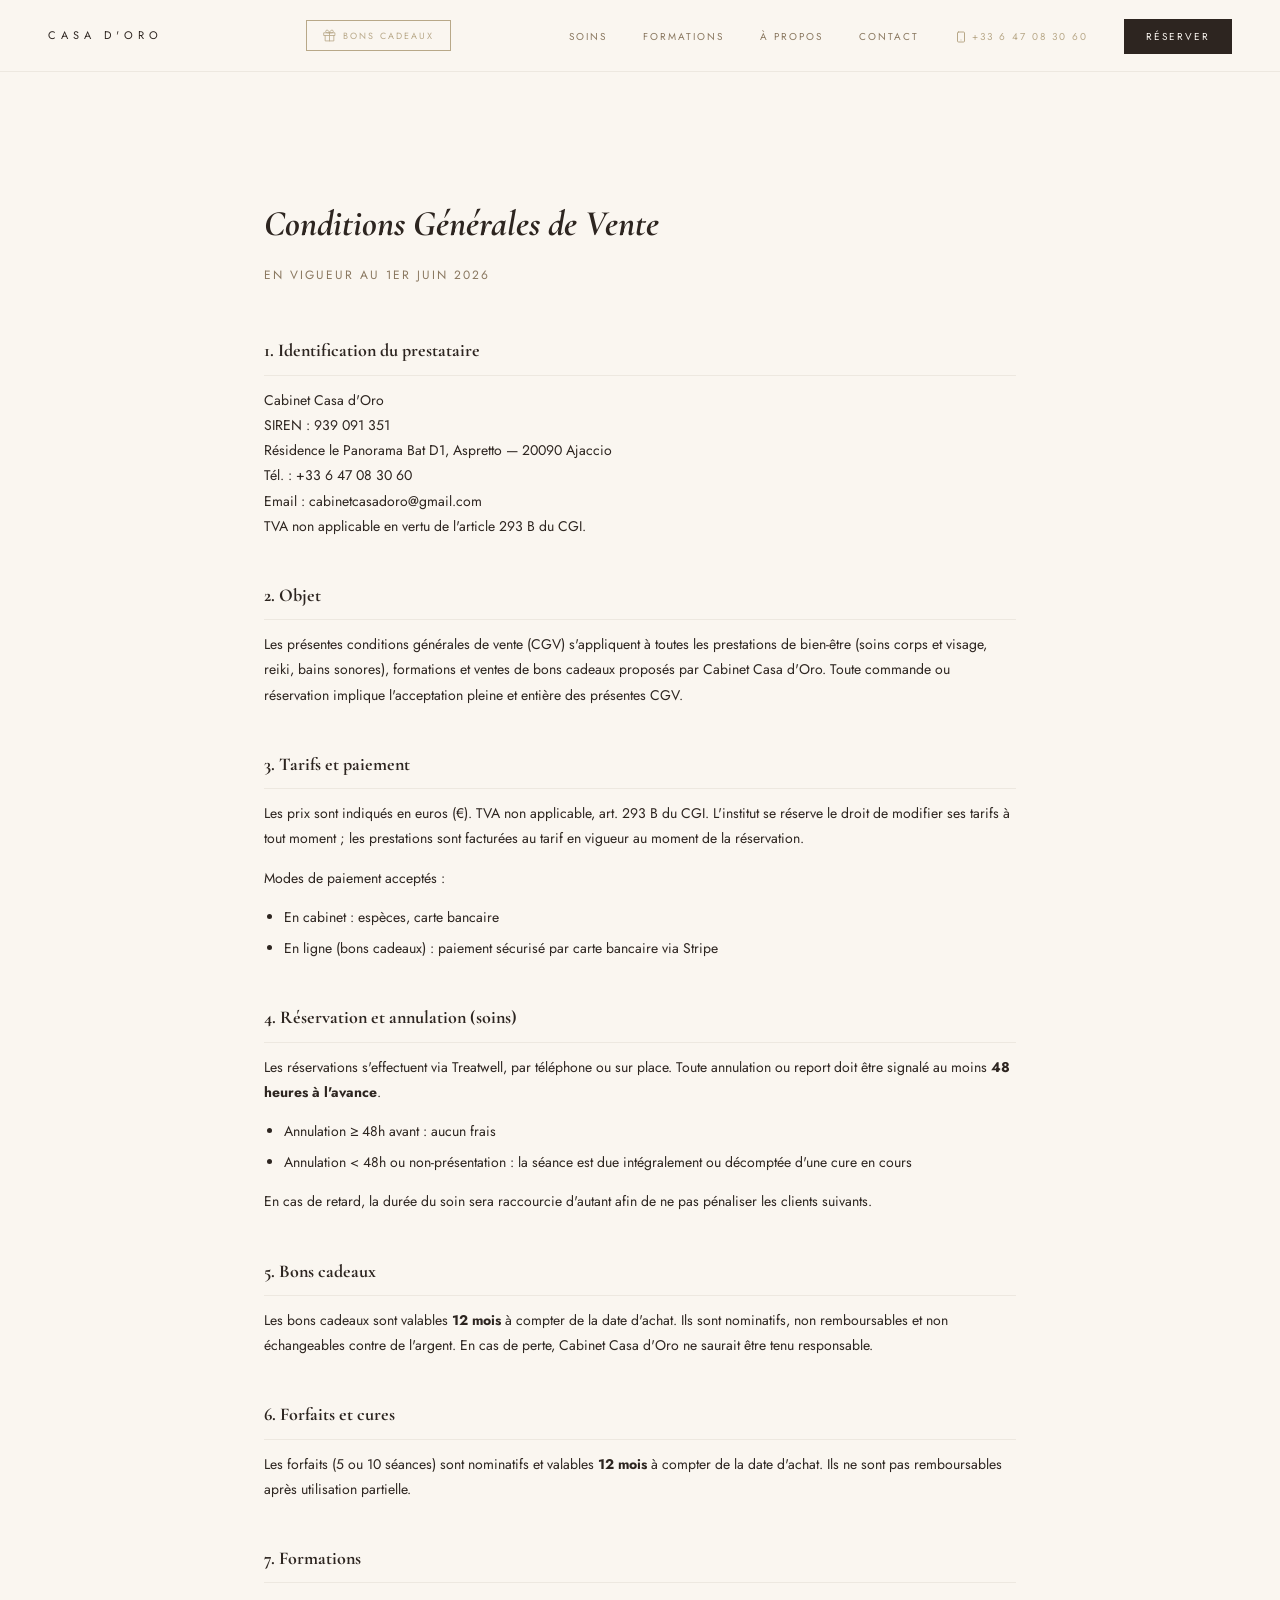
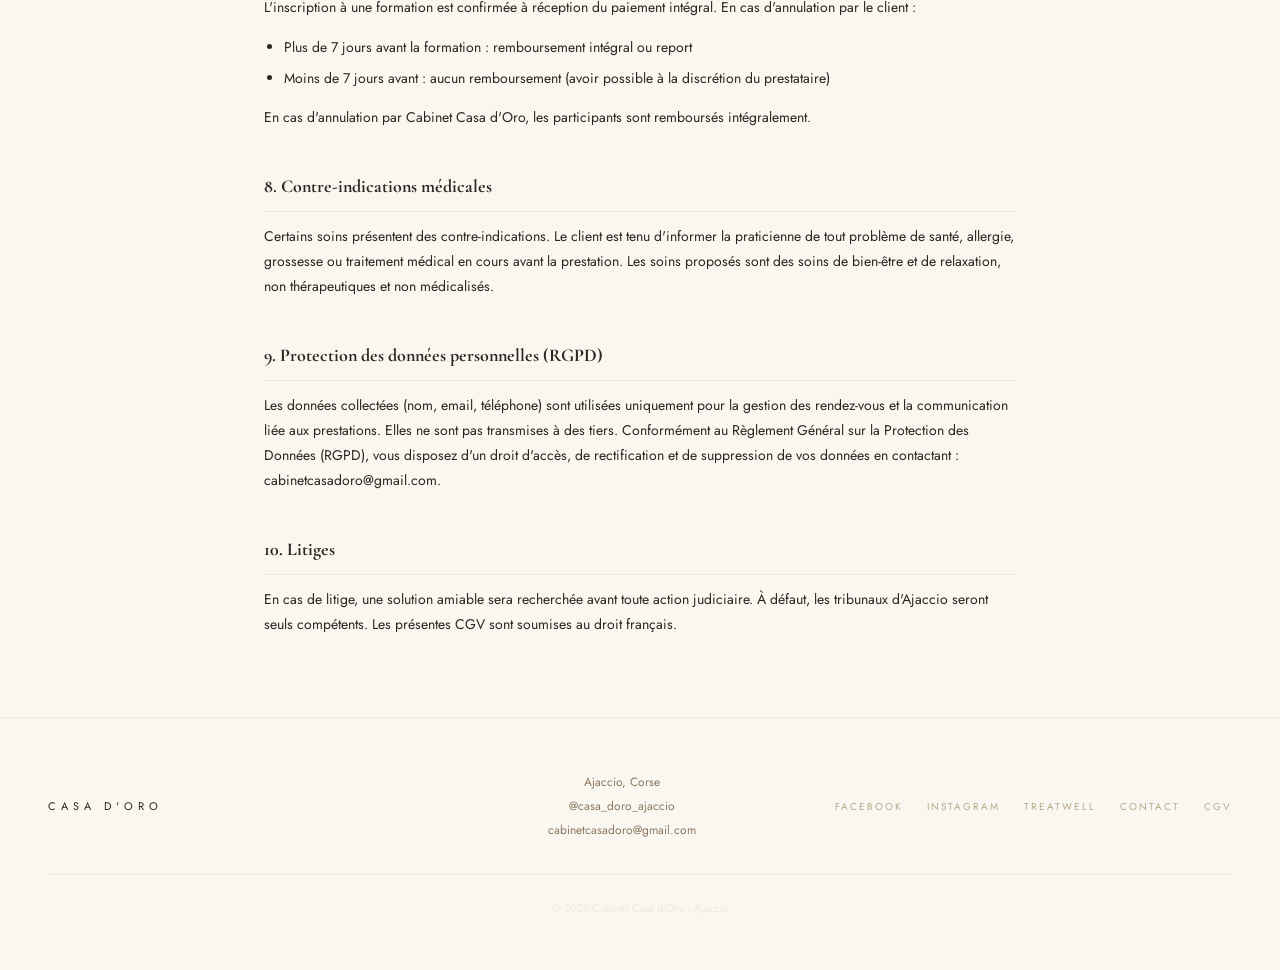
<file: cgv.html>
<!DOCTYPE html>
<html lang="fr">
<head>
  <meta charset="UTF-8">
  <meta name="viewport" content="width=device-width, initial-scale=1.0">
  <link rel="preconnect" href="https://fonts.googleapis.com">
  <link rel="preconnect" href="https://fonts.gstatic.com" crossorigin>
  <meta name="description" content="Conditions Générales de Vente - Cabinet Casa d'Oro">
  <title>CGV — Cabinet Casa d'Oro</title>
  <link rel="apple-touch-icon" sizes="180x180" href="/apple-touch-icon.png">
  <link rel="apple-touch-icon-precomposed" href="/apple-touch-icon-precomposed.png">
  <link rel="icon" type="image/png" href="/favicon.ico">
  <link rel="stylesheet" href="assets/css/style.css">
  <style>
    .cgv-content {
      max-width: 800px;
      margin: 120px auto 80px;
      padding: 0 24px;
      line-height: 1.8;
    }
    .cgv-content h1 {
      font-size: 36px;
      margin-bottom: 8px;
      color: var(--dark);
      font-family: var(--font-serif);
      font-style: italic;
    }
    .cgv-content .cgv-date {
      font-size: 12px;
      letter-spacing: 2px;
      text-transform: uppercase;
      color: var(--text-muted);
      margin-bottom: 48px;
      display: block;
    }
    .cgv-content h2 {
      font-size: 18px;
      margin-top: 40px;
      margin-bottom: 12px;
      color: var(--dark);
      font-family: var(--font-serif);
      border-bottom: 1px solid var(--border);
      padding-bottom: 8px;
    }
    .cgv-content p {
      margin-bottom: 14px;
      color: var(--text);
      font-size: 14px;
    }
    .cgv-content ul {
      margin-bottom: 14px;
      padding-left: 20px;
      color: var(--text);
      font-size: 14px;
    }
    .cgv-content li { margin-bottom: 6px; }
  </style>
</head>
<body>

<nav class="nav">
  <a href="index.html" class="nav__logo">Casa d'Oro</a>
  <button class="nav__gift" onclick="ouvrirBonCadeau()"><svg xmlns="http://www.w3.org/2000/svg" width="13" height="13" viewBox="0 0 24 24" fill="none" stroke="currentColor" stroke-width="1.5" stroke-linecap="round" stroke-linejoin="round"><polyline points="20 12 20 22 4 22 4 12"></polyline><rect x="2" y="7" width="20" height="5"></rect><line x1="12" y1="22" x2="12" y2="7"></line><path d="M12 7H7.5a2.5 2.5 0 0 1 0-5C11 2 12 7 12 7z"></path><path d="M12 7h4.5a2.5 2.5 0 0 0 0-5C13 2 12 7 12 7z"></path></svg>Bons cadeaux</button>
  <a href="tel:+33647083060" class="nav__phone nav__phone--bar"><svg xmlns="http://www.w3.org/2000/svg" width="12" height="12" viewBox="0 0 24 24" fill="none" stroke="currentColor" stroke-width="2" stroke-linecap="round" stroke-linejoin="round" style="vertical-align:middle;margin-right:5px;margin-bottom:1px;"><rect x="5" y="2" width="14" height="20" rx="2" ry="2"></rect><line x1="12" y1="18" x2="12.01" y2="18"></line></svg>+33 6 47 08 30 60</a>
  <button class="nav__toggle" aria-label="Menu" aria-expanded="false">
    <span></span><span></span><span></span>
  </button>
  <ul class="nav__links">
    <li><a href="soins.html">Soins</a></li>
    <li><a href="formations.html">Formations</a></li>
    <li><a href="a-propos.html">À Propos</a></li>
    <li><a href="contact.html">Contact</a></li>
    <li><a href="tel:+33647083060" class="nav__phone"><svg xmlns="http://www.w3.org/2000/svg" width="12" height="12" viewBox="0 0 24 24" fill="none" stroke="currentColor" stroke-width="2" stroke-linecap="round" stroke-linejoin="round" style="vertical-align:middle;margin-right:5px;margin-bottom:1px;"><rect x="5" y="2" width="14" height="20" rx="2" ry="2"></rect><line x1="12" y1="18" x2="12.01" y2="18"></line></svg>+33 6 47 08 30 60</a></li>
    <li><a href="https://widget.treatwell.fr/salon/casa-doro/" target="_blank" rel="noopener" class="nav__cta">Réserver</a></li>
  </ul>
</nav>

<div class="cgv-content">
  <h1>Conditions Générales de Vente</h1>
  <span class="cgv-date">En vigueur au 1er juin 2026</span>

  <h2>1. Identification du prestataire</h2>
  <p>
    Cabinet Casa d'Oro<br>
    SIREN : 939 091 351<br>
    Résidence le Panorama Bat D1, Aspretto — 20090 Ajaccio<br>
    Tél. : <a href="tel:+33647083060">+33 6 47 08 30 60</a><br>
    Email : <a href="mailto:cabinetcasadoro@gmail.com">cabinetcasadoro@gmail.com</a><br>
    TVA non applicable en vertu de l'article 293 B du CGI.
  </p>

  <h2>2. Objet</h2>
  <p>Les présentes conditions générales de vente (CGV) s'appliquent à toutes les prestations de bien-être (soins corps et visage, reiki, bains sonores), formations et ventes de bons cadeaux proposés par Cabinet Casa d'Oro. Toute commande ou réservation implique l'acceptation pleine et entière des présentes CGV.</p>

  <h2>3. Tarifs et paiement</h2>
  <p>Les prix sont indiqués en euros (€). TVA non applicable, art. 293 B du CGI. L'institut se réserve le droit de modifier ses tarifs à tout moment ; les prestations sont facturées au tarif en vigueur au moment de la réservation.</p>
  <p>Modes de paiement acceptés :</p>
  <ul>
    <li>En cabinet : espèces, carte bancaire</li>
    <li>En ligne (bons cadeaux) : paiement sécurisé par carte bancaire via Stripe</li>
  </ul>

  <h2>4. Réservation et annulation (soins)</h2>
  <p>Les réservations s'effectuent via Treatwell, par téléphone ou sur place. Toute annulation ou report doit être signalé au moins <strong>48 heures à l'avance</strong>.</p>
  <ul>
    <li>Annulation ≥ 48h avant : aucun frais</li>
    <li>Annulation &lt; 48h ou non-présentation : la séance est due intégralement ou décomptée d'une cure en cours</li>
  </ul>
  <p>En cas de retard, la durée du soin sera raccourcie d'autant afin de ne pas pénaliser les clients suivants.</p>

  <h2>5. Bons cadeaux</h2>
  <p>Les bons cadeaux sont valables <strong>12 mois</strong> à compter de la date d'achat. Ils sont nominatifs, non remboursables et non échangeables contre de l'argent. En cas de perte, Cabinet Casa d'Oro ne saurait être tenu responsable.</p>

  <h2>6. Forfaits et cures</h2>
  <p>Les forfaits (5 ou 10 séances) sont nominatifs et valables <strong>12 mois</strong> à compter de la date d'achat. Ils ne sont pas remboursables après utilisation partielle.</p>

  <h2>7. Formations</h2>
  <p>L'inscription à une formation est confirmée à réception du paiement intégral. En cas d'annulation par le client :</p>
  <ul>
    <li>Plus de 7 jours avant la formation : remboursement intégral ou report</li>
    <li>Moins de 7 jours avant : aucun remboursement (avoir possible à la discrétion du prestataire)</li>
  </ul>
  <p>En cas d'annulation par Cabinet Casa d'Oro, les participants sont remboursés intégralement.</p>

  <h2>8. Contre-indications médicales</h2>
  <p>Certains soins présentent des contre-indications. Le client est tenu d'informer la praticienne de tout problème de santé, allergie, grossesse ou traitement médical en cours avant la prestation. Les soins proposés sont des soins de bien-être et de relaxation, non thérapeutiques et non médicalisés.</p>

  <h2>9. Protection des données personnelles (RGPD)</h2>
  <p>Les données collectées (nom, email, téléphone) sont utilisées uniquement pour la gestion des rendez-vous et la communication liée aux prestations. Elles ne sont pas transmises à des tiers. Conformément au Règlement Général sur la Protection des Données (RGPD), vous disposez d'un droit d'accès, de rectification et de suppression de vos données en contactant : <a href="mailto:cabinetcasadoro@gmail.com">cabinetcasadoro@gmail.com</a>.</p>

  <h2>10. Litiges</h2>
  <p>En cas de litige, une solution amiable sera recherchée avant toute action judiciaire. À défaut, les tribunaux d'Ajaccio seront seuls compétents. Les présentes CGV sont soumises au droit français.</p>
</div>

<!-- Modal Bon Cadeau -->
<div id="bon-cadeau-modal" class="resa-modal" aria-hidden="true" onclick="if(event.target===this)fermerBonCadeau()">
  <div class="resa-modal__box">
    <button class="resa-modal__close" onclick="fermerBonCadeau()" aria-label="Fermer">✕</button>
    <span class="label" style="display:block;margin-bottom:8px;">Cabinet Casa d'Oro</span>
    <h2 style="font-family:var(--font-serif);font-style:italic;font-size:26px;margin-bottom:28px;color:var(--dark);">Offrir un bon cadeau</h2>
    <form id="bon-cadeau-form">
      <div class="form__group">
        <label class="form__label">Soin ou montant</label>
        <select class="form__select" id="bc-soin" required>
          <option value="" disabled selected>Choisir un soin ou un montant</option>
          <optgroup label="Soins Corps &amp; Visage">
            <option value="150|Drainage lymphatique Renata França">Drainage lymphatique Renata França — 150 €</option>
            <option value="150|Remodelage Renata França">Remodelage Renata França — 150 €</option>
            <option value="150|Madothérapie Olfa Perbal Paris">Madothérapie Olfa Perbal Paris — 150 €</option>
            <option value="150|Body Care (1h/1h15)">Body Care (1h/1h15) — 150 €</option>
            <option value="200|Body Care (1h30/1h45)">Body Care (1h30/1h45) — 200 €</option>
            <option value="125|Face Care">Face Care — 125 €</option>
          </optgroup>
          <optgroup label="Bien-être">
            <option value="80|Reiki Usui Tibétain">Reiki Usui Tibétain — 80 €</option>
            <option value="80|Bain sonore individuel">Bain sonore individuel — 80 €</option>
          </optgroup>
          <optgroup label="Cures (Forfaits Corps)">
            <option value="650|Forfait 5 séances corps (1h/1h15)">Forfait 5 séances corps 1h/1h15 — 650 €</option>
            <option value="1100|Forfait 10 séances corps (1h/1h15)">Forfait 10 séances corps 1h/1h15 — 1 100 €</option>
            <option value="900|Forfait 5 séances corps (1h30/1h45)">Forfait 5 séances corps 1h30/1h45 — 900 €</option>
            <option value="1600|Forfait 10 séances corps (1h30/1h45)">Forfait 10 séances corps 1h30/1h45 — 1 600 €</option>
          </optgroup>
          <optgroup label="Cures (Forfaits Visage)">
            <option value="550|Forfait 5 séances visage">Forfait 5 séances visage — 550 €</option>
            <option value="1000|Forfait 10 séances visage">Forfait 10 séances visage — 1 000 €</option>
          </optgroup>
          <optgroup label="Reiki">
            <option value="280|Forfait 4 séances Reiki">Forfait 4 séances Reiki — 280 €</option>
          </optgroup>
          <optgroup label="Montant libre">
            <option value="custom|Montant libre">Montant libre — saisir le montant</option>
          </optgroup>
        </select>
      </div>
      <div class="form__group" id="bc-montant-libre-group" style="display:none;">
        <label class="form__label" for="bc-montant-libre">Montant souhaité (€)</label>
        <input class="form__input" type="number" id="bc-montant-libre" min="1" placeholder="Ex: 75">
      </div>
      <div style="display:grid;grid-template-columns:1fr 1fr;gap:16px;">
        <div class="form__group">
          <label class="form__label" for="bc-offreur">Votre nom (qui offre)</label>
          <input class="form__input" type="text" id="bc-offreur" required placeholder="Votre nom">
        </div>
        <div class="form__group">
          <label class="form__label" for="bc-destinataire">Nom du destinataire</label>
          <input class="form__input" type="text" id="bc-destinataire" required placeholder="À offrir à…">
        </div>
      </div>
      <div class="form__group">
        <label class="form__label" for="bc-email">Votre email</label>
        <input class="form__input" type="email" id="bc-email" required placeholder="votre@email.com">
      </div>
      <button type="submit" class="btn btn--dark" style="width:100%;margin-top:8px;">Procéder au paiement →</button>
      <p style="font-size:11px;color:var(--text-muted);text-align:center;margin-top:12px;">Vous serez redirigé vers notre page de paiement sécurisé Stripe</p>
    </form>
  </div>
</div>

<footer class="footer">
  <div class="footer__logo">Casa d'Oro</div>
  <div class="footer__info">
    Ajaccio, Corse<br>
    @casa_doro_ajaccio<br>
    cabinetcasadoro@gmail.com
  </div>
  <div class="footer__links">
    <a href="https://www.facebook.com/profile.php?id=61555334470546" target="_blank" rel="noopener">Facebook</a>
    <a href="https://www.instagram.com/casa_doro_ajaccio" target="_blank" rel="noopener">Instagram</a>
    <a href="https://widget.treatwell.fr/salon/casa-doro/" target="_blank" rel="noopener">Treatwell</a>
    <a href="contact.html">Contact</a>
    <a href="cgv.html">CGV</a>
  </div>
  <div class="footer__copy">© 2026 Cabinet Casa d'Oro · Ajaccio</div>
</footer>

<script src="assets/js/main.js"></script>
</body>
</html>
</file>
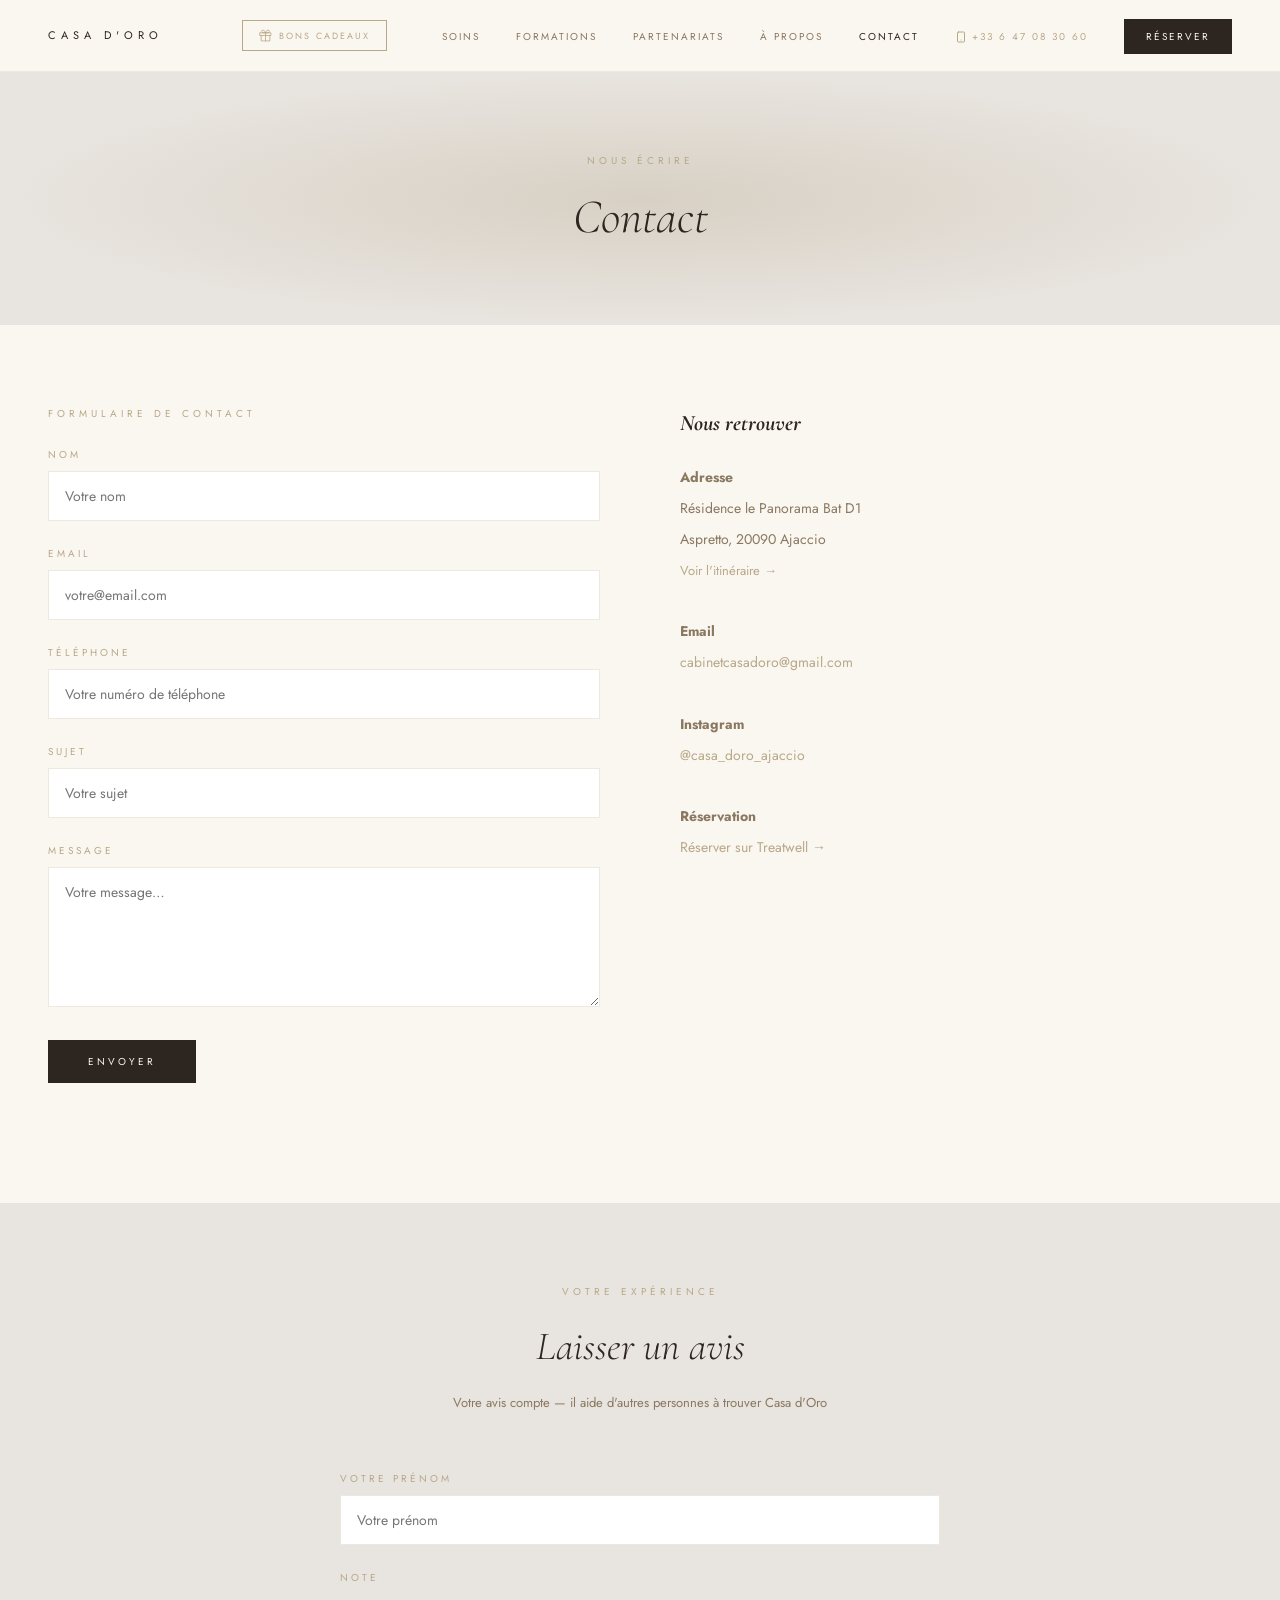
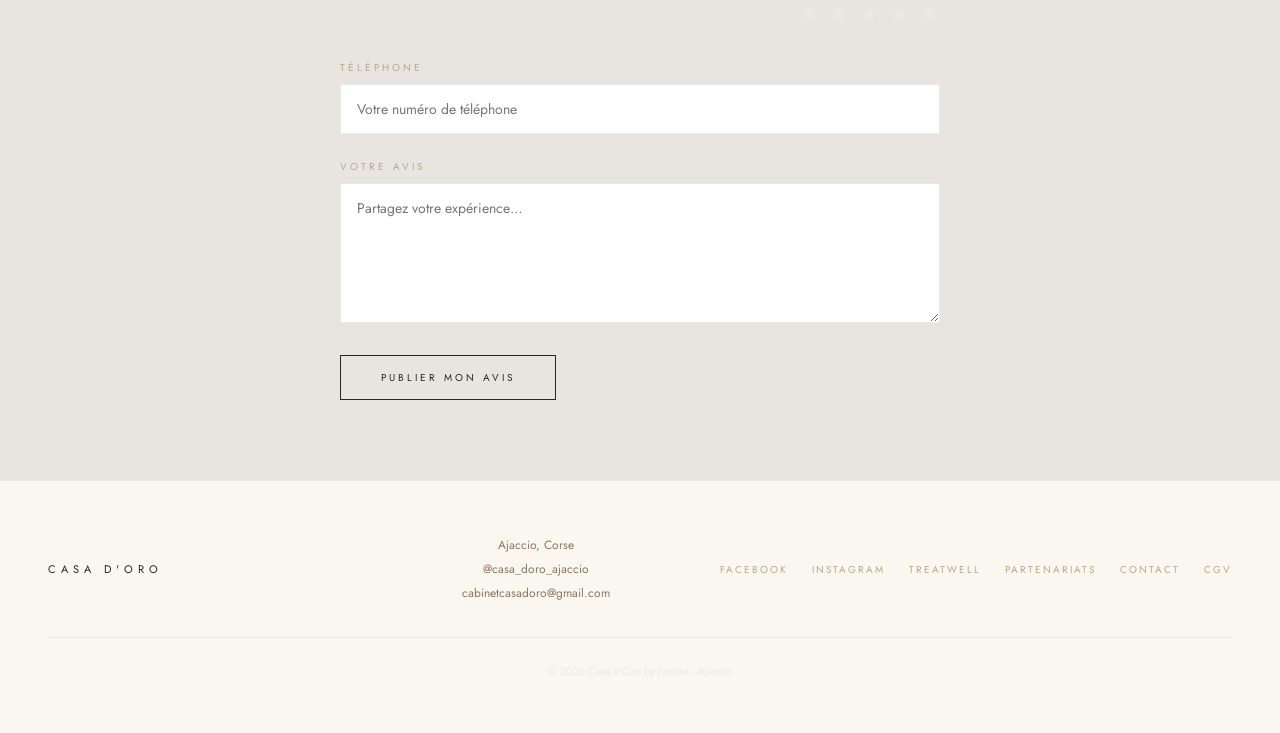
<file: contact.html>
<!DOCTYPE html>
<html lang="fr">
<head>
  <meta charset="UTF-8">
  <meta name="viewport" content="width=device-width, initial-scale=1.0">
  <link rel="preconnect" href="https://fonts.googleapis.com">
  <link rel="preconnect" href="https://fonts.gstatic.com" crossorigin>
  <meta name="description" content="Contactez Casa d'Oro à Ajaccio, Corse — Résidence le Panorama, Aspretto. Réservation de soins drainage lymphatique, madérothérapie, reiki et formations.">
  <title>Contact &amp; Réservation — Casa d'Oro · Aspretto, Ajaccio</title>
  <link rel="apple-touch-icon" sizes="180x180" href="/apple-touch-icon.png">
  <link rel="apple-touch-icon-precomposed" href="/apple-touch-icon-precomposed.png">
  <link rel="icon" type="image/png" href="/favicon.ico">
  <link rel="stylesheet" href="assets/css/style.css">
  <script src="https://identity.netlify.com/v1/netlify-identity-widget.js" defer></script>
  <style>
    .contact-grid {
      display: grid;
      grid-template-columns: 1fr 1fr;
      gap: 80px;
      align-items: start;
    }
    .contact-info h3 {
      font-family: var(--font-serif);
      font-style: italic;
      font-size: 22px;
      margin-bottom: 20px;
    }
    .contact-info p {
      font-size: 14px;
      color: var(--text-muted);
      line-height: 2.2;
    }
    .contact-info a { color: var(--gold); }
    @media (max-width: 768px) {
      .contact-grid { grid-template-columns: 1fr; gap: 40px; }
    }
  </style>
  <script type="application/ld+json">
  {
    "@context": "https://schema.org",
    "@type": "HealthAndBeautyBusiness",
    "name": "Casa d'Oro by Justine",
    "description": "Institut spécialisé en drainage lymphatique Renata França, remodelage corporel, madothérapie, face care, reiki et bains sonores à Ajaccio, Corse.",
    "url": "https://casadoro.fr",
    "telephone": "+33647083060",
    "email": "cabinetcasadoro@gmail.com",
    "address": {
      "@type": "PostalAddress",
      "streetAddress": "Résidence le Panorama Bat D1, Aspretto",
      "postalCode": "20090",
      "addressLocality": "Ajaccio",
      "addressRegion": "Corse-du-Sud",
      "addressCountry": "FR"
    },
    "geo": {
      "@type": "GeoCoordinates",
      "latitude": 41.9194,
      "longitude": 8.7386
    },
    "image": "https://casadoro.fr/assets/images/justine/justine.jpg",
    "priceRange": "€€",
    "sameAs": [
      "https://www.instagram.com/casa_doro_ajaccio",
      "https://widget.treatwell.fr/salon/casa-doro/"
    ],
    "hasOfferCatalog": {
      "@type": "OfferCatalog",
      "name": "Soins Casa d'Oro",
      "itemListElement": [
        {"@type": "Offer", "itemOffered": {"@type": "Service", "name": "Drainage lymphatique Renata França Ajaccio"}},
        {"@type": "Offer", "itemOffered": {"@type": "Service", "name": "Remodelage corporel Ajaccio"}},
        {"@type": "Offer", "itemOffered": {"@type": "Service", "name": "Madothérapie Ajaccio"}},
        {"@type": "Offer", "itemOffered": {"@type": "Service", "name": "Face Care Ajaccio"}},
        {"@type": "Offer", "itemOffered": {"@type": "Service", "name": "Reiki Ajaccio"}},
        {"@type": "Offer", "itemOffered": {"@type": "Service", "name": "Bains sonores Ajaccio"}}
      ]
    }
  }
  </script>
</head>
<body>

<nav class="nav">
  <a href="index.html" class="nav__logo">Casa d'Oro</a>
  <button class="nav__gift" onclick="ouvrirBonCadeau()"><svg xmlns="http://www.w3.org/2000/svg" width="13" height="13" viewBox="0 0 24 24" fill="none" stroke="currentColor" stroke-width="1.5" stroke-linecap="round" stroke-linejoin="round"><polyline points="20 12 20 22 4 22 4 12"></polyline><rect x="2" y="7" width="20" height="5"></rect><line x1="12" y1="22" x2="12" y2="7"></line><path d="M12 7H7.5a2.5 2.5 0 0 1 0-5C11 2 12 7 12 7z"></path><path d="M12 7h4.5a2.5 2.5 0 0 0 0-5C13 2 12 7 12 7z"></path></svg>Bons cadeaux</button>

  <a href="tel:+33647083060" class="nav__phone nav__phone--bar"><svg xmlns="http://www.w3.org/2000/svg" width="12" height="12" viewBox="0 0 24 24" fill="none" stroke="currentColor" stroke-width="2" stroke-linecap="round" stroke-linejoin="round" style="vertical-align:middle;margin-right:5px;margin-bottom:1px;"><rect x="5" y="2" width="14" height="20" rx="2" ry="2"></rect><line x1="12" y1="18" x2="12.01" y2="18"></line></svg>+33 6 47 08 30 60</a>
  <button class="nav__toggle" aria-label="Menu" aria-expanded="false">
    <span></span><span></span><span></span>
  </button>
  <ul class="nav__links">
    <li><a href="soins.html">Soins</a></li>
    <li><a href="formations.html">Formations</a></li>
    <li><a href="partenariat.html">Partenariats</a></li>
    <li><a href="a-propos.html">À Propos</a></li>
    <li><a href="contact.html">Contact</a></li>
    <li><a href="tel:+33647083060" class="nav__phone"><svg xmlns="http://www.w3.org/2000/svg" width="12" height="12" viewBox="0 0 24 24" fill="none" stroke="currentColor" stroke-width="2" stroke-linecap="round" stroke-linejoin="round" style="vertical-align:middle;margin-right:5px;margin-bottom:1px;"><rect x="5" y="2" width="14" height="20" rx="2" ry="2"></rect><line x1="12" y1="18" x2="12.01" y2="18"></line></svg>+33 6 47 08 30 60</a></li>
    <li><a href="https://widget.treatwell.fr/salon/casa-doro/" target="_blank" rel="noopener" class="nav__cta">Réserver</a></li>
  </ul>
</nav>

<section class="hero hero--inner">
  <div class="hero__content">
    <span class="hero__pre label">Nous écrire</span>
    <h1 class="hero__title heading">Contact</h1>
  </div>
</section>

<section class="section">
  <div class="contact-grid">
    <div>
      <span class="label" style="display:block; margin-bottom:24px;">Formulaire de contact</span>
      <form class="form" data-w3f method="POST">
        <input type="hidden" name="access_key" value="64b110c1-28ef-4db8-a60c-2ea199508251">
        <input type="hidden" name="subject" value="Nouveau message — Casa d'Oro">
        <input type="checkbox" name="botcheck" style="display:none;">
        <div class="form__group">
          <label class="form__label" for="c-nom">Nom</label>
          <input class="form__input" type="text" id="c-nom" name="nom" required placeholder="Votre nom">
        </div>
        <div class="form__group">
          <label class="form__label" for="c-email">Email</label>
          <input class="form__input" type="email" id="c-email" name="email" required placeholder="votre@email.com">
        </div>
        <div class="form__group">
          <label class="form__label" for="c-tel">Téléphone</label>
          <input class="form__input" type="tel" id="c-tel" name="telephone" placeholder="Votre numéro de téléphone">
        </div>
        <div class="form__group">
          <label class="form__label" for="c-sujet">Sujet</label>
          <input class="form__input" type="text" id="c-sujet" name="sujet" placeholder="Votre sujet">
        </div>
        <div class="form__group">
          <label class="form__label" for="c-message">Message</label>
          <textarea class="form__textarea" id="c-message" name="message" required placeholder="Votre message…"></textarea>
        </div>
        <button type="submit" class="btn btn--dark">Envoyer</button>
      </form>
    </div>
    <div class="contact-info">
      <h3>Nous retrouver</h3>
      <p>
        <strong>Adresse</strong><br>
        Résidence le Panorama Bat D1<br>
        Aspretto, 20090 Ajaccio<br>
        <a href="https://www.google.com/maps/dir/?api=1&destination=Résidence+le+Panorama+Bat+D1+Aspretto+20090+Ajaccio" target="_blank" rel="noopener" style="font-size:13px;">Voir l'itinéraire →</a><br><br>
        <strong>Email</strong><br>
        <a href="mailto:cabinetcasadoro@gmail.com">cabinetcasadoro@gmail.com</a><br><br>
        <strong>Instagram</strong><br>
        <a href="https://www.instagram.com/casa_doro_ajaccio" target="_blank" rel="noopener">@casa_doro_ajaccio</a><br><br>
        <strong>Réservation</strong><br>
        <a href="https://widget.treatwell.fr/salon/casa-doro/" target="_blank" rel="noopener">Réserver sur Treatwell →</a>
      </p>
      <iframe
        src="https://maps.google.com/maps?q=Résidence+le+Panorama+Bat+D1+Aspretto+20090+Ajaccio&output=embed"
        width="100%" height="240"
        style="border:0; border-radius:8px; margin-top:20px; display:block;"
        allowfullscreen="" loading="lazy" referrerpolicy="no-referrer-when-downgrade">
      </iframe>
    </div>
  </div>
</section>

<section class="section section--beige" id="avis">
  <div class="section__header">
    <span class="label">Votre expérience</span>
    <h2 class="heading">Laisser un avis</h2>
    <p style="font-size:13px; color:var(--text-muted); margin-top:12px;">Votre avis compte — il aide d'autres personnes à trouver Casa d'Oro</p>
  </div>
  <form class="form" data-w3f method="POST">
    <input type="hidden" name="access_key" value="64b110c1-28ef-4db8-a60c-2ea199508251">
    <input type="hidden" name="subject" value="Nouvel avis client — Casa d'Oro">
    <input type="checkbox" name="botcheck" style="display:none;">
    <div class="form__group">
      <label class="form__label" for="a-nom">Votre prénom</label>
      <input class="form__input" type="text" id="a-nom" name="nom" required placeholder="Votre prénom">
    </div>
    <div class="form__group">
      <label class="form__label">Note</label>
      <div class="form__stars" role="radiogroup" aria-label="Note de 1 à 5">
        <input type="radio" id="star5" name="note" value="5" required>
        <label for="star5" title="5 étoiles">★</label>
        <input type="radio" id="star4" name="note" value="4">
        <label for="star4" title="4 étoiles">★</label>
        <input type="radio" id="star3" name="note" value="3">
        <label for="star3" title="3 étoiles">★</label>
        <input type="radio" id="star2" name="note" value="2">
        <label for="star2" title="2 étoiles">★</label>
        <input type="radio" id="star1" name="note" value="1">
        <label for="star1" title="1 étoile">★</label>
      </div>
    </div>
    <div class="form__group">
      <label class="form__label" for="a-tel">Téléphone</label>
      <input class="form__input" type="tel" id="a-tel" name="telephone" placeholder="Votre numéro de téléphone">
    </div>
    <div class="form__group">
      <label class="form__label" for="a-texte">Votre avis</label>
      <textarea class="form__textarea" id="a-texte" name="texte" required placeholder="Partagez votre expérience…"></textarea>
    </div>
    <button type="submit" class="btn btn--outline">Publier mon avis</button>
  </form>
</section>

<!-- Modal Bon Cadeau -->
<div id="bon-cadeau-modal" class="resa-modal" aria-hidden="true" onclick="if(event.target===this)fermerBonCadeau()">
  <div class="resa-modal__box">
    <button class="resa-modal__close" onclick="fermerBonCadeau()" aria-label="Fermer">✕</button>
    <span class="label" style="display:block;margin-bottom:8px;">Casa d'Oro by Justine</span>
    <h2 style="font-family:var(--font-serif);font-style:italic;font-size:26px;margin-bottom:28px;color:var(--dark);">Offrir un bon cadeau</h2>
    <form id="bon-cadeau-form">
      <div class="form__group">
        <label class="form__label">Soin ou montant</label>
        <select class="form__select" id="bc-soin" required>
          <option value="" disabled selected>Choisir un soin ou un montant</option>
          <optgroup label="Soins Corps &amp; Visage">
            <option value="150|Drainage lymphatique Renata França">Drainage lymphatique Renata França — 150 €</option>
            <option value="150|Remodelage Renata França">Remodelage Renata França — 150 €</option>
            <option value="150|Madothérapie Olfa Perbal Paris">Madothérapie Olfa Perbal Paris — 150 €</option>
            <option value="150|Body Care (1h/1h15)">Body Care (1h/1h15) — 150 €</option>
            <option value="200|Body Care (1h30/1h45)">Body Care (1h30/1h45) — 200 €</option>
            <option value="125|Face Care">Face Care — 125 €</option>
          </optgroup>
          <optgroup label="Bien-être">
            <option value="80|Reiki Usui Tibétain">Reiki Usui Tibétain — 80 €</option>
            <option value="80|Bain sonore individuel">Bain sonore individuel — 80 €</option>
          </optgroup>
          <optgroup label="Cures (Forfaits Corps)">
            <option value="650|Forfait 5 séances corps (1h/1h15)">Forfait 5 séances corps 1h/1h15 — 650 €</option>
            <option value="1100|Forfait 10 séances corps (1h/1h15)">Forfait 10 séances corps 1h/1h15 — 1 100 €</option>
            <option value="900|Forfait 5 séances corps (1h30/1h45)">Forfait 5 séances corps 1h30/1h45 — 900 €</option>
            <option value="1600|Forfait 10 séances corps (1h30/1h45)">Forfait 10 séances corps 1h30/1h45 — 1 600 €</option>
          </optgroup>
          <optgroup label="Cures (Forfaits Visage)">
            <option value="550|Forfait 5 séances visage">Forfait 5 séances visage — 550 €</option>
            <option value="1000|Forfait 10 séances visage">Forfait 10 séances visage — 1 000 €</option>
          </optgroup>
          <optgroup label="Reiki">
            <option value="280|Forfait 4 séances Reiki">Forfait 4 séances Reiki — 280 €</option>
          </optgroup>
          <optgroup label="Montant libre">
            <option value="custom|Montant libre">Montant libre — saisir le montant</option>
          </optgroup>
        </select>
      </div>
      <div class="form__group" id="bc-montant-libre-group" style="display:none;">
        <label class="form__label" for="bc-montant-libre">Montant souhaité (€)</label>
        <input class="form__input" type="number" id="bc-montant-libre" min="1" placeholder="Ex: 75">
      </div>
      <div style="display:grid;grid-template-columns:1fr 1fr;gap:16px;">
        <div class="form__group">
          <label class="form__label" for="bc-offreur">Votre nom (qui offre)</label>
          <input class="form__input" type="text" id="bc-offreur" required placeholder="Votre nom">
        </div>
        <div class="form__group">
          <label class="form__label" for="bc-destinataire">Nom du destinataire</label>
          <input class="form__input" type="text" id="bc-destinataire" required placeholder="À offrir à…">
        </div>
      </div>
      <div class="form__group">
        <label class="form__label" for="bc-email">Votre email</label>
        <input class="form__input" type="email" id="bc-email" required placeholder="votre@email.com">
      </div>
      <button type="submit" class="btn btn--dark" style="width:100%;margin-top:8px;">Procéder au paiement →</button>
      <p style="font-size:11px;color:var(--text-muted);text-align:center;margin-top:12px;">Vous serez redirigé vers notre page de paiement sécurisé Stripe</p>
    </form>
  </div>
</div>

<footer class="footer">
  <div class="footer__logo">Casa d'Oro</div>
  <div class="footer__info">
    Ajaccio, Corse<br>
    @casa_doro_ajaccio<br>
    cabinetcasadoro@gmail.com
  </div>
  <div class="footer__links">
    <a href="https://www.facebook.com/profile.php?id=61555334470546" target="_blank" rel="noopener">Facebook</a>
    <a href="https://www.instagram.com/casa_doro_ajaccio" target="_blank" rel="noopener">Instagram</a>
    <a href="https://widget.treatwell.fr/salon/casa-doro/" target="_blank" rel="noopener">Treatwell</a>
    <a href="partenariat.html">Partenariats</a>
    <a href="contact.html">Contact</a>
    <a href="cgv.html">CGV</a>
  </div>
  <div class="footer__copy">© 2026 Casa d'Oro by Justine · Ajaccio</div>
</footer>

<script src="assets/js/main.js"></script>
<script src="assets/js/data.js"></script>
<script>
  if (window.netlifyIdentity) {
    window.netlifyIdentity.on("init", user => {
      if (!user) {
        window.netlifyIdentity.on("login", () => {
          document.location.href = "/admin/";
        });
      }
    });
  }
</script>
</body>
</html>
</file>
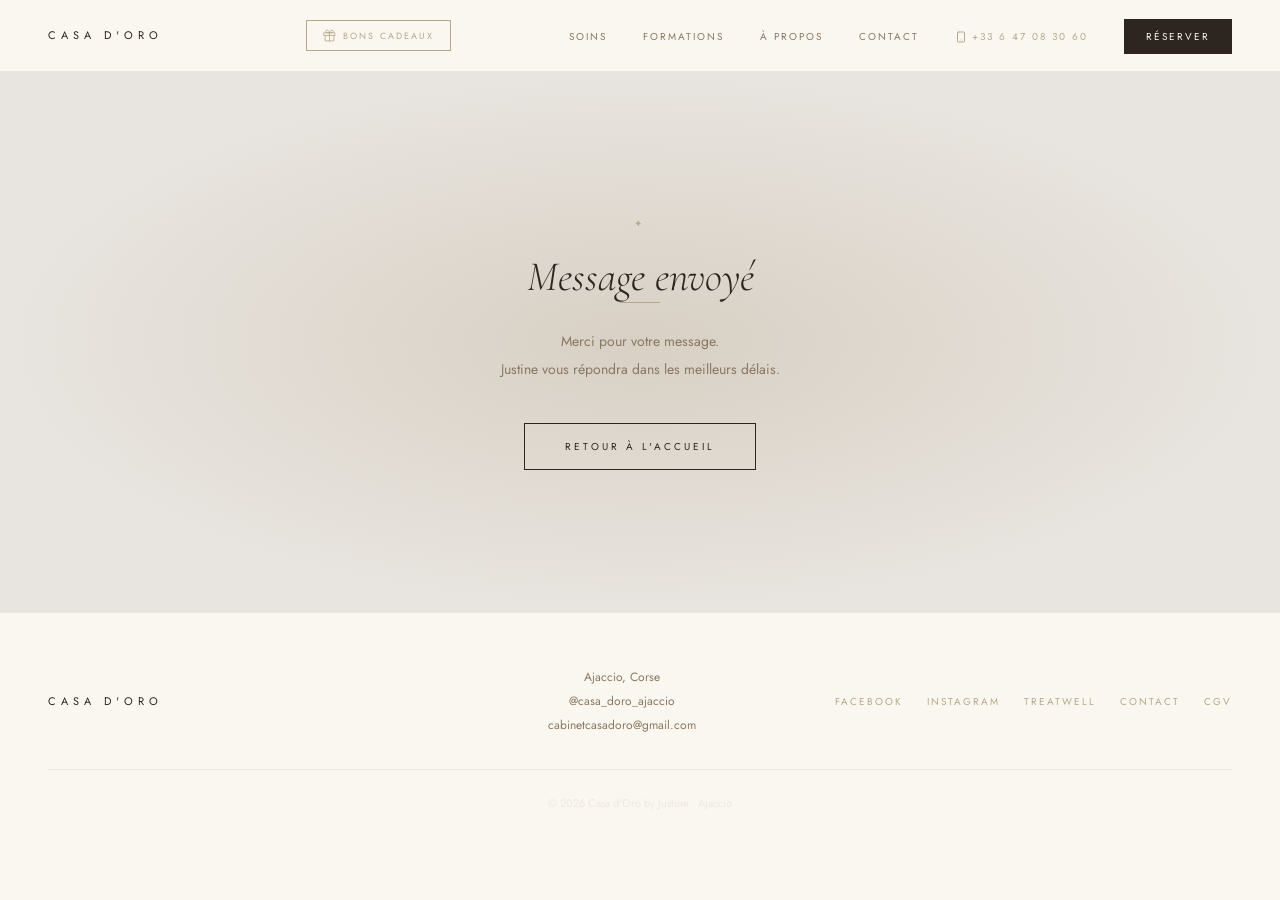
<file: merci.html>
<!DOCTYPE html>
<html lang="fr">
<head>
  <meta charset="UTF-8">
  <meta name="viewport" content="width=device-width, initial-scale=1.0">
  <link rel="preconnect" href="https://fonts.googleapis.com">
  <link rel="preconnect" href="https://fonts.gstatic.com" crossorigin>
  <title>Message envoyé — Casa d'Oro by Justine</title>
  <link rel="apple-touch-icon" sizes="180x180" href="/apple-touch-icon.png">
  <link rel="apple-touch-icon-precomposed" href="/apple-touch-icon-precomposed.png">
  <link rel="icon" type="image/png" href="/favicon.ico">
  <link rel="stylesheet" href="assets/css/style.css">
  <script src="https://identity.netlify.com/v1/netlify-identity-widget.js" defer></script>
</head>
<body>

<nav class="nav">
  <a href="index.html" class="nav__logo">Casa d'Oro</a>
  <button class="nav__gift" onclick="ouvrirBonCadeau()"><svg xmlns="http://www.w3.org/2000/svg" width="13" height="13" viewBox="0 0 24 24" fill="none" stroke="currentColor" stroke-width="1.5" stroke-linecap="round" stroke-linejoin="round"><polyline points="20 12 20 22 4 22 4 12"></polyline><rect x="2" y="7" width="20" height="5"></rect><line x1="12" y1="22" x2="12" y2="7"></line><path d="M12 7H7.5a2.5 2.5 0 0 1 0-5C11 2 12 7 12 7z"></path><path d="M12 7h4.5a2.5 2.5 0 0 0 0-5C13 2 12 7 12 7z"></path></svg>Bons cadeaux</button>

  <a href="tel:+33647083060" class="nav__phone nav__phone--bar"><svg xmlns="http://www.w3.org/2000/svg" width="12" height="12" viewBox="0 0 24 24" fill="none" stroke="currentColor" stroke-width="2" stroke-linecap="round" stroke-linejoin="round" style="vertical-align:middle;margin-right:5px;margin-bottom:1px;"><rect x="5" y="2" width="14" height="20" rx="2" ry="2"></rect><line x1="12" y1="18" x2="12.01" y2="18"></line></svg>+33 6 47 08 30 60</a>
  <button class="nav__toggle" aria-label="Menu" aria-expanded="false">
    <span></span><span></span><span></span>
  </button>
  <ul class="nav__links">
    <li><a href="soins.html">Soins</a></li>
    <li><a href="formations.html">Formations</a></li>
    <li><a href="a-propos.html">À Propos</a></li>
    <li><a href="contact.html">Contact</a></li>
    <li><a href="tel:+33647083060" class="nav__phone"><svg xmlns="http://www.w3.org/2000/svg" width="12" height="12" viewBox="0 0 24 24" fill="none" stroke="currentColor" stroke-width="2" stroke-linecap="round" stroke-linejoin="round" style="vertical-align:middle;margin-right:5px;margin-bottom:1px;"><rect x="5" y="2" width="14" height="20" rx="2" ry="2"></rect><line x1="12" y1="18" x2="12.01" y2="18"></line></svg>+33 6 47 08 30 60</a></li>
    <li><a href="https://widget.treatwell.fr/salon/casa-doro/" target="_blank" rel="noopener" class="nav__cta">Réserver</a></li>
  </ul>
</nav>

<section class="hero hero--inner" style="min-height: 60vh;">
  <div class="hero__content">
    <span class="hero__pre label">✦</span>
    <h1 class="hero__title heading" style="font-size:42px;">Message envoyé</h1>
    <div class="hero__divider"></div>
    <p style="font-family:var(--font-sans); font-size:14px; color:var(--text-muted); margin-bottom:40px; line-height:2;">
      Merci pour votre message.<br>Justine vous répondra dans les meilleurs délais.
    </p>
    <a href="index.html" class="btn btn--outline">Retour à l'accueil</a>
  </div>
</section>

<!-- Modal Bon Cadeau -->
<div id="bon-cadeau-modal" class="resa-modal" aria-hidden="true" onclick="if(event.target===this)fermerBonCadeau()">
  <div class="resa-modal__box">
    <button class="resa-modal__close" onclick="fermerBonCadeau()" aria-label="Fermer">✕</button>
    <span class="label" style="display:block;margin-bottom:8px;">Casa d'Oro by Justine</span>
    <h2 style="font-family:var(--font-serif);font-style:italic;font-size:26px;margin-bottom:28px;color:var(--dark);">Offrir un bon cadeau</h2>
    <form id="bon-cadeau-form">
      <div class="form__group">
        <label class="form__label">Soin ou montant</label>
        <select class="form__select" id="bc-soin" required>
          <option value="" disabled selected>Choisir un soin ou un montant</option>
          <optgroup label="Soins Corps &amp; Visage">
            <option value="150|Drainage lymphatique Renata França">Drainage lymphatique Renata França — 150 €</option>
            <option value="150|Remodelage Renata França">Remodelage Renata França — 150 €</option>
            <option value="150|Madothérapie Olfa Perbal Paris">Madothérapie Olfa Perbal Paris — 150 €</option>
            <option value="150|Body Care (1h/1h15)">Body Care (1h/1h15) — 150 €</option>
            <option value="200|Body Care (1h30/1h45)">Body Care (1h30/1h45) — 200 €</option>
            <option value="125|Face Care">Face Care — 125 €</option>
          </optgroup>
          <optgroup label="Bien-être">
            <option value="80|Reiki Usui Tibétain">Reiki Usui Tibétain — 80 €</option>
            <option value="80|Bain sonore individuel">Bain sonore individuel — 80 €</option>
          </optgroup>
          <optgroup label="Cures (Forfaits Corps)">
            <option value="650|Forfait 5 séances corps (1h/1h15)">Forfait 5 séances corps 1h/1h15 — 650 €</option>
            <option value="1100|Forfait 10 séances corps (1h/1h15)">Forfait 10 séances corps 1h/1h15 — 1 100 €</option>
            <option value="900|Forfait 5 séances corps (1h30/1h45)">Forfait 5 séances corps 1h30/1h45 — 900 €</option>
            <option value="1600|Forfait 10 séances corps (1h30/1h45)">Forfait 10 séances corps 1h30/1h45 — 1 600 €</option>
          </optgroup>
          <optgroup label="Cures (Forfaits Visage)">
            <option value="550|Forfait 5 séances visage">Forfait 5 séances visage — 550 €</option>
            <option value="1000|Forfait 10 séances visage">Forfait 10 séances visage — 1 000 €</option>
          </optgroup>
          <optgroup label="Reiki">
            <option value="280|Forfait 4 séances Reiki">Forfait 4 séances Reiki — 280 €</option>
          </optgroup>
          <optgroup label="Montant libre">
            <option value="custom|Montant libre">Montant libre — saisir le montant</option>
          </optgroup>
        </select>
      </div>
      <div class="form__group" id="bc-montant-libre-group" style="display:none;">
        <label class="form__label" for="bc-montant-libre">Montant souhaité (€)</label>
        <input class="form__input" type="number" id="bc-montant-libre" min="1" placeholder="Ex: 75">
      </div>
      <div style="display:grid;grid-template-columns:1fr 1fr;gap:16px;">
        <div class="form__group">
          <label class="form__label" for="bc-offreur">Votre nom (qui offre)</label>
          <input class="form__input" type="text" id="bc-offreur" required placeholder="Votre nom">
        </div>
        <div class="form__group">
          <label class="form__label" for="bc-destinataire">Nom du destinataire</label>
          <input class="form__input" type="text" id="bc-destinataire" required placeholder="À offrir à…">
        </div>
      </div>
      <div class="form__group">
        <label class="form__label" for="bc-email">Votre email</label>
        <input class="form__input" type="email" id="bc-email" required placeholder="votre@email.com">
      </div>
      <button type="submit" class="btn btn--dark" style="width:100%;margin-top:8px;">Procéder au paiement →</button>
      <p style="font-size:11px;color:var(--text-muted);text-align:center;margin-top:12px;">Vous serez redirigé vers notre page de paiement sécurisé Stripe</p>
    </form>
  </div>
</div>

<footer class="footer">
  <div class="footer__logo">Casa d'Oro</div>
  <div class="footer__info">
    Ajaccio, Corse<br>
    @casa_doro_ajaccio<br>
    cabinetcasadoro@gmail.com
  </div>
  <div class="footer__links">
    <a href="https://www.facebook.com/profile.php?id=61555334470546" target="_blank" rel="noopener">Facebook</a>
    <a href="https://www.instagram.com/casa_doro_ajaccio" target="_blank" rel="noopener">Instagram</a>
    <a href="https://widget.treatwell.fr/salon/casa-doro/" target="_blank" rel="noopener">Treatwell</a>
    <a href="contact.html">Contact</a>
    <a href="cgv.html">CGV</a>
  </div>
  <div class="footer__copy">© 2026 Casa d'Oro by Justine · Ajaccio</div>
</footer>

<script src="assets/js/main.js"></script>
</body>
</html>
</file>
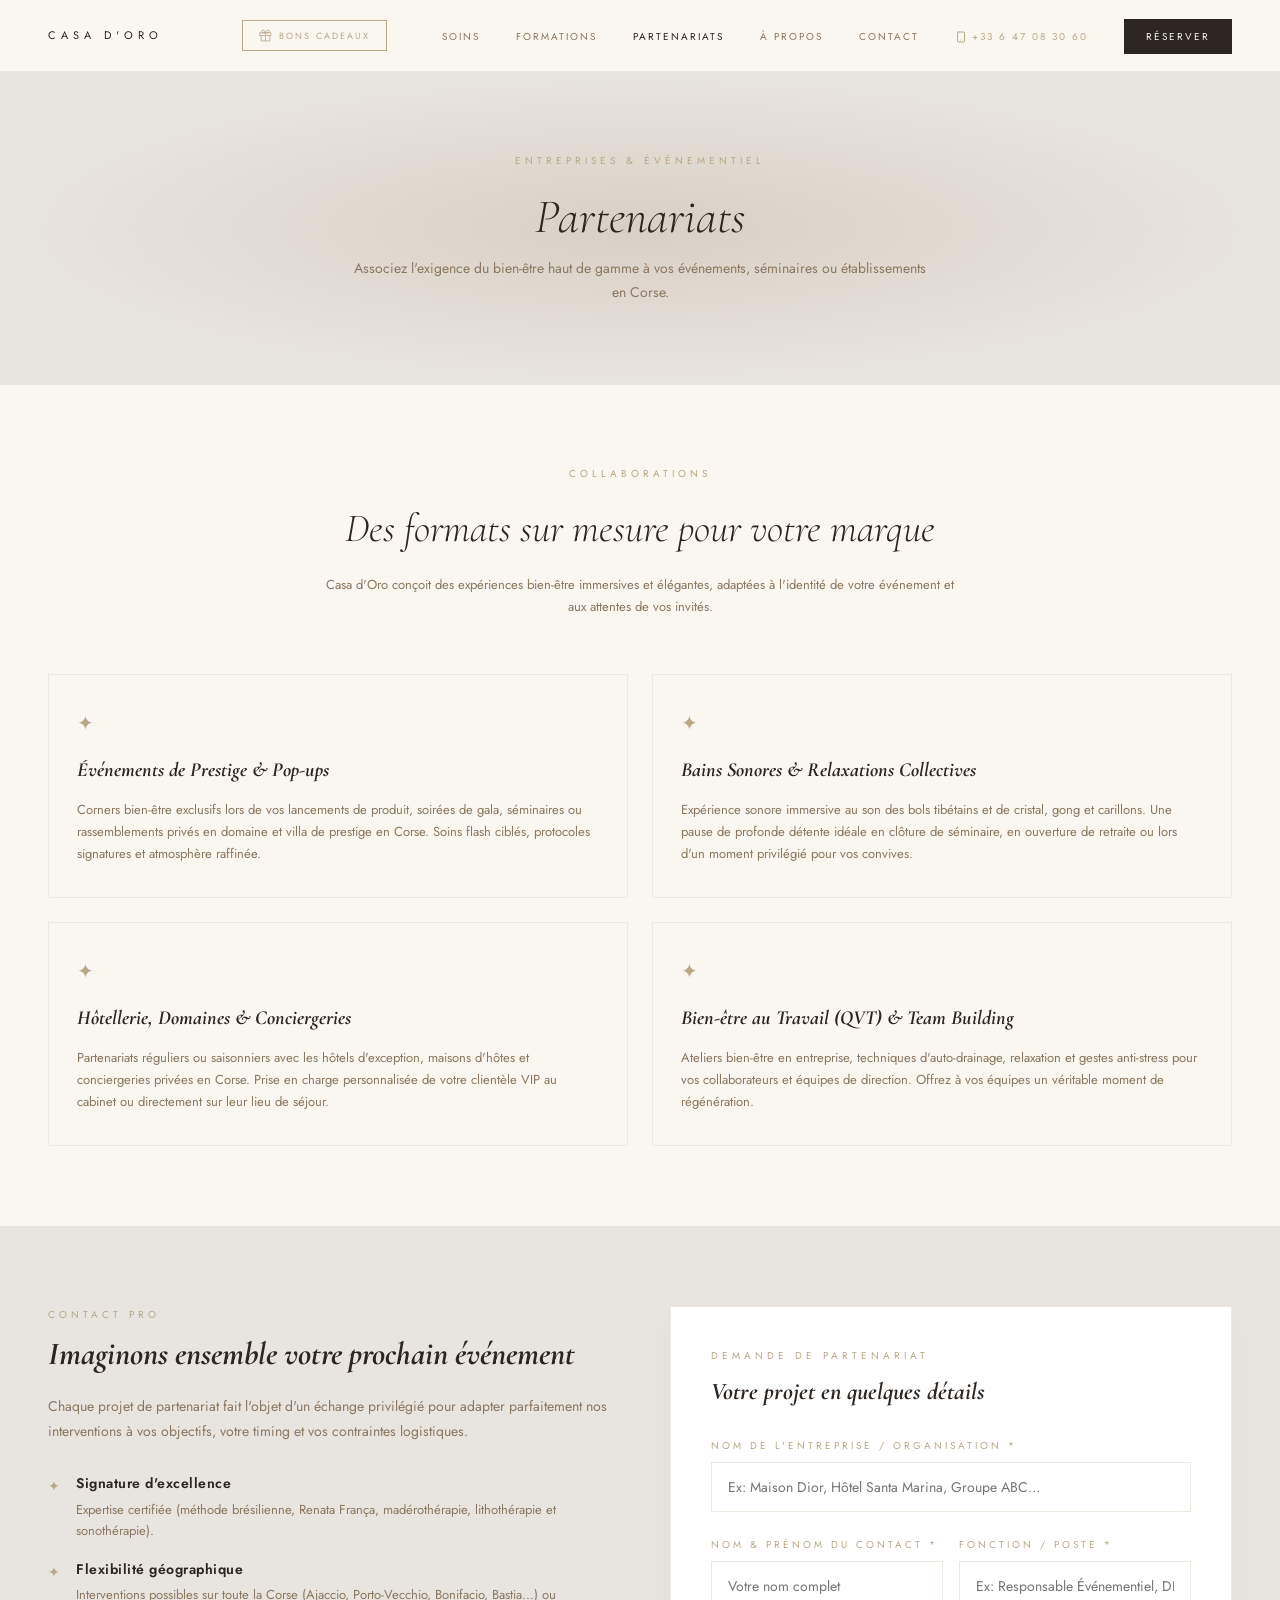
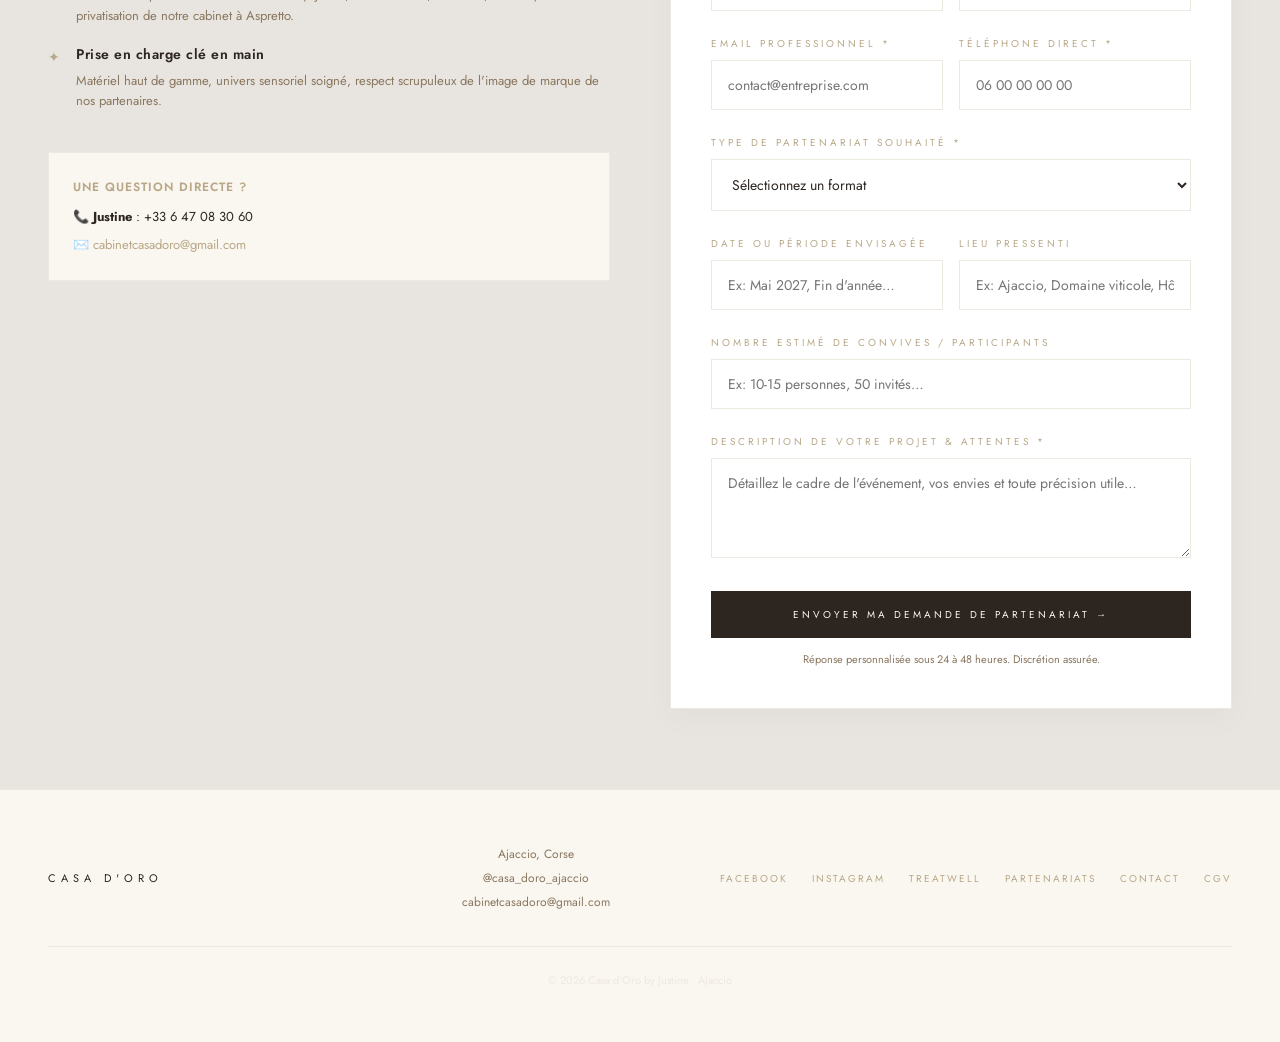
<file: partenariat.html>
<!DOCTYPE html>
<html lang="fr">
<head>
  <meta charset="UTF-8">
  <meta name="viewport" content="width=device-width, initial-scale=1.0">
  <link rel="preconnect" href="https://fonts.googleapis.com">
  <link rel="preconnect" href="https://fonts.gstatic.com" crossorigin>
  <meta name="description" content="Partenariats entreprises et événementiel bien-être en Corse avec Casa d'Oro by Justine. Séminaires, soirées de prestige, pop-up, ateliers QVT, hôtels et domaines d'exception.">
  <title>Partenariats &amp; Événements Entreprises — Casa d'Oro · Ajaccio, Corse</title>
  <link rel="apple-touch-icon" sizes="180x180" href="/apple-touch-icon.png">
  <link rel="apple-touch-icon-precomposed" href="/apple-touch-icon-precomposed.png">
  <link rel="icon" type="image/png" href="/favicon.ico">
  <link rel="stylesheet" href="assets/css/style.css">
  <script src="https://identity.netlify.com/v1/netlify-identity-widget.js" defer></script>
  <style>
    .partenariat-grid {
      display: grid;
      grid-template-columns: 1fr 1fr;
      gap: 60px;
      align-items: start;
    }
    .partenariat-formats {
      display: grid;
      grid-template-columns: repeat(2, 1fr);
      gap: 24px;
      margin-top: 32px;
    }
    .format-card {
      background: var(--cream);
      border: 1px solid var(--border);
      padding: 32px 28px;
      transition: all 0.25s ease;
      display: flex;
      flex-direction: column;
      gap: 12px;
    }
    .format-card:hover {
      border-color: var(--gold);
      transform: translateY(-2px);
      box-shadow: 0 8px 24px rgba(0,0,0,0.04);
    }
    .format-card__icon {
      font-size: 20px;
      color: var(--gold);
    }
    .format-card__title {
      font-family: var(--font-serif);
      font-style: italic;
      font-size: 20px;
      color: var(--dark);
      margin: 0;
    }
    .format-card__desc {
      font-size: 13px;
      line-height: 1.7;
      color: var(--text-muted);
      margin: 0;
    }
    .atouts-list {
      display: flex;
      flex-direction: column;
      gap: 16px;
      margin-top: 24px;
    }
    .atout-item {
      display: flex;
      gap: 16px;
      align-items: flex-start;
    }
    .atout-item__bullet {
      color: var(--gold);
      font-size: 14px;
      margin-top: 3px;
      flex-shrink: 0;
    }
    .atout-item h4 {
      font-size: 14px;
      font-weight: 600;
      color: var(--dark);
      margin: 0 0 4px;
      letter-spacing: 0.5px;
    }
    .atout-item p {
      font-size: 13px;
      color: var(--text-muted);
      line-height: 1.6;
      margin: 0;
    }
    .form-partenariat-box {
      background: #fff;
      border: 1px solid var(--border);
      padding: 40px;
      box-shadow: 0 10px 30px rgba(0,0,0,0.03);
    }
    @media (max-width: 900px) {
      .partenariat-grid { grid-template-columns: 1fr; gap: 40px; }
      .partenariat-formats { grid-template-columns: 1fr; }
      .form-partenariat-box { padding: 28px 20px; }
    }
  </style>
</head>
<body>

<nav class="nav">
  <a href="index.html" class="nav__logo">Casa d'Oro</a>
  <button class="nav__gift" onclick="ouvrirBonCadeau()"><svg xmlns="http://www.w3.org/2000/svg" width="13" height="13" viewBox="0 0 24 24" fill="none" stroke="currentColor" stroke-width="1.5" stroke-linecap="round" stroke-linejoin="round"><polyline points="20 12 20 22 4 22 4 12"></polyline><rect x="2" y="7" width="20" height="5"></rect><line x1="12" y1="22" x2="12" y2="7"></line><path d="M12 7H7.5a2.5 2.5 0 0 1 0-5C11 2 12 7 12 7z"></path><path d="M12 7h4.5a2.5 2.5 0 0 0 0-5C13 2 12 7 12 7z"></path></svg>Bons cadeaux</button>

  <a href="tel:+33647083060" class="nav__phone nav__phone--bar"><svg xmlns="http://www.w3.org/2000/svg" width="12" height="12" viewBox="0 0 24 24" fill="none" stroke="currentColor" stroke-width="2" stroke-linecap="round" stroke-linejoin="round" style="vertical-align:middle;margin-right:5px;margin-bottom:1px;"><rect x="5" y="2" width="14" height="20" rx="2" ry="2"></rect><line x1="12" y1="18" x2="12.01" y2="18"></line></svg>+33 6 47 08 30 60</a>
  <button class="nav__toggle" aria-label="Menu" aria-expanded="false">
    <span></span><span></span><span></span>
  </button>
  <ul class="nav__links">
    <li><a href="soins.html">Soins</a></li>
    <li><a href="formations.html">Formations</a></li>
    <li><a href="partenariat.html" class="active">Partenariats</a></li>
    <li><a href="a-propos.html">À Propos</a></li>
    <li><a href="contact.html">Contact</a></li>
    <li><a href="tel:+33647083060" class="nav__phone"><svg xmlns="http://www.w3.org/2000/svg" width="12" height="12" viewBox="0 0 24 24" fill="none" stroke="currentColor" stroke-width="2" stroke-linecap="round" stroke-linejoin="round" style="vertical-align:middle;margin-right:5px;margin-bottom:1px;"><rect x="5" y="2" width="14" height="20" rx="2" ry="2"></rect><line x1="12" y1="18" x2="12.01" y2="18"></line></svg>+33 6 47 08 30 60</a></li>
    <li><a href="https://widget.treatwell.fr/salon/casa-doro/" target="_blank" rel="noopener" class="nav__cta">Réserver</a></li>
  </ul>
</nav>

<section class="hero hero--inner">
  <div class="hero__content">
    <span class="hero__pre label">Entreprises &amp; Événementiel</span>
    <h1 class="hero__title heading">Partenariats</h1>
    <p style="font-size:14px;color:var(--text-muted);max-width:580px;margin:16px auto 0;line-height:1.7;">
      Associez l'exigence du bien-être haut de gamme à vos événements, séminaires ou établissements en Corse.
    </p>
  </div>
</section>

<!-- Section Formats de partenariats -->
<section class="section">
  <div class="section__header">
    <span class="label">Collaborations</span>
    <h2 class="heading">Des formats sur mesure pour votre marque</h2>
    <p style="font-size:13px; color:var(--text-muted); margin-top:12px; max-width:640px; margin-left:auto; margin-right:auto;">
      Casa d'Oro conçoit des expériences bien-être immersives et élégantes, adaptées à l'identité de votre événement et aux attentes de vos invités.
    </p>
  </div>

  <div class="partenariat-formats">
    <div class="format-card">
      <div class="format-card__icon">✦</div>
      <h3 class="format-card__title">Événements de Prestige &amp; Pop-ups</h3>
      <p class="format-card__desc">
        Corners bien-être exclusifs lors de vos lancements de produit, soirées de gala, séminaires ou rassemblements privés en domaine et villa de prestige en Corse. Soins flash ciblés, protocoles signatures et atmosphère raffinée.
      </p>
    </div>

    <div class="format-card">
      <div class="format-card__icon">✦</div>
      <h3 class="format-card__title">Bains Sonores &amp; Relaxations Collectives</h3>
      <p class="format-card__desc">
        Expérience sonore immersive au son des bols tibétains et de cristal, gong et carillons. Une pause de profonde détente idéale en clôture de séminaire, en ouverture de retraite ou lors d'un moment privilégié pour vos convives.
      </p>
    </div>

    <div class="format-card">
      <div class="format-card__icon">✦</div>
      <h3 class="format-card__title">Hôtellerie, Domaines &amp; Conciergeries</h3>
      <p class="format-card__desc">
        Partenariats réguliers ou saisonniers avec les hôtels d'exception, maisons d'hôtes et conciergeries privées en Corse. Prise en charge personnalisée de votre clientèle VIP au cabinet ou directement sur leur lieu de séjour.
      </p>
    </div>

    <div class="format-card">
      <div class="format-card__icon">✦</div>
      <h3 class="format-card__title">Bien-être au Travail (QVT) &amp; Team Building</h3>
      <p class="format-card__desc">
        Ateliers bien-être en entreprise, techniques d'auto-drainage, relaxation et gestes anti-stress pour vos collaborateurs et équipes de direction. Offrez à vos équipes un véritable moment de régénération.
      </p>
    </div>
  </div>
</section>

<!-- Section Formulaire & Détails -->
<section class="section section--beige" id="devenir-partenaire">
  <div class="partenariat-grid">
    <div>
      <span class="label" style="display:block; margin-bottom:12px;">Contact Pro</span>
      <h2 style="font-family:var(--font-serif); font-style:italic; font-size:32px; color:var(--dark); margin-bottom:20px; line-height:1.2;">
        Imaginons ensemble votre prochain événement
      </h2>
      <p style="font-size:14px; color:var(--text-muted); line-height:1.8; margin-bottom:28px;">
        Chaque projet de partenariat fait l'objet d'un échange privilégié pour adapter parfaitement nos interventions à vos objectifs, votre timing et vos contraintes logistiques.
      </p>

      <div class="atouts-list">
        <div class="atout-item">
          <span class="atout-item__bullet">✦</span>
          <div>
            <h4>Signature d'excellence</h4>
            <p>Expertise certifiée (méthode brésilienne, Renata França, madérothérapie, lithothérapie et sonothérapie).</p>
          </div>
        </div>
        <div class="atout-item">
          <span class="atout-item__bullet">✦</span>
          <div>
            <h4>Flexibilité géographique</h4>
            <p>Interventions possibles sur toute la Corse (Ajaccio, Porto-Vecchio, Bonifacio, Bastia...) ou privatisation de notre cabinet à Aspretto.</p>
          </div>
        </div>
        <div class="atout-item">
          <span class="atout-item__bullet">✦</span>
          <div>
            <h4>Prise en charge clé en main</h4>
            <p>Matériel haut de gamme, univers sensoriel soigné, respect scrupuleux de l'image de marque de nos partenaires.</p>
          </div>
        </div>
      </div>

      <div style="margin-top:40px; padding:24px; background:var(--cream); border:1px solid var(--border);">
        <p style="font-size:12px; letter-spacing:1px; text-transform:uppercase; color:var(--gold); font-weight:600; margin-bottom:8px;">
          Une question directe ?
        </p>
        <p style="font-size:13px; color:var(--text); margin:0 0 6px;">
          📞 <strong>Justine</strong> : <a href="tel:+33647083060" style="color:var(--dark); text-decoration:none;">+33 6 47 08 30 60</a>
        </p>
        <p style="font-size:13px; color:var(--text); margin:0;">
          ✉️ <a href="mailto:cabinetcasadoro@gmail.com" style="color:var(--gold); text-decoration:none;">cabinetcasadoro@gmail.com</a>
        </p>
      </div>
    </div>

    <!-- Formulaire type pour les entreprises -->
    <div class="form-partenariat-box">
      <span class="label" style="display:block; margin-bottom:8px; color:var(--gold);">Demande de partenariat</span>
      <h3 style="font-family:var(--font-serif); font-style:italic; font-size:24px; color:var(--dark); margin-bottom:24px;">
        Votre projet en quelques détails
      </h3>

      <form class="form" data-w3f method="POST">
        <input type="hidden" name="access_key" value="64b110c1-28ef-4db8-a60c-2ea199508251">
        <input type="hidden" name="subject" value="Nouvelle demande de partenariat entreprise / événement — Casa d'Oro">
        <input type="checkbox" name="botcheck" style="display:none;">

        <div class="form__group">
          <label class="form__label" for="part-entreprise">Nom de l'entreprise / Organisation *</label>
          <input class="form__input" type="text" id="part-entreprise" name="entreprise" required placeholder="Ex: Maison Dior, Hôtel Santa Marina, Groupe ABC…">
        </div>

        <div style="display:grid; grid-template-columns:1fr 1fr; gap:16px;">
          <div class="form__group">
            <label class="form__label" for="part-nom">Nom &amp; Prénom du contact *</label>
            <input class="form__input" type="text" id="part-nom" name="nom_contact" required placeholder="Votre nom complet">
          </div>
          <div class="form__group">
            <label class="form__label" for="part-fonction">Fonction / Poste *</label>
            <input class="form__input" type="text" id="part-fonction" name="fonction" required placeholder="Ex: Responsable Événementiel, DRH…">
          </div>
        </div>

        <div style="display:grid; grid-template-columns:1fr 1fr; gap:16px;">
          <div class="form__group">
            <label class="form__label" for="part-email">Email professionnel *</label>
            <input class="form__input" type="email" id="part-email" name="email" required placeholder="contact@entreprise.com">
          </div>
          <div class="form__group">
            <label class="form__label" for="part-tel">Téléphone direct *</label>
            <input class="form__input" type="tel" id="part-tel" name="telephone" required placeholder="06 00 00 00 00">
          </div>
        </div>

        <div class="form__group">
          <label class="form__label" for="part-type">Type de partenariat souhaité *</label>
          <select class="form__select" id="part-type" name="type_partenariat" required>
            <option value="" disabled selected>Sélectionnez un format</option>
            <option value="Événementiel / Soirée de prestige / Pop-up">Événementiel / Soirée de prestige / Pop-up</option>
            <option value="Séminaire d'entreprise &amp; Bains sonores">Séminaire d'entreprise &amp; Bains sonores collectifs</option>
            <option value="Atelier bien-être / QVT pour collaborateurs">Atelier bien-être / QVT pour collaborateurs</option>
            <option value="Partenariat Hôtellerie / Domaine / Conciergerie">Partenariat Hôtellerie / Domaine / Conciergerie</option>
            <option value="Cadeaux d'affaires &amp; Forfaits VIP">Cadeaux d'affaires &amp; Forfaits VIP</option>
            <option value="Autre projet sur mesure">Autre projet sur mesure</option>
          </select>
        </div>

        <div style="display:grid; grid-template-columns:1fr 1fr; gap:16px;">
          <div class="form__group">
            <label class="form__label" for="part-date">Date ou période envisagée</label>
            <input class="form__input" type="text" id="part-date" name="periode" placeholder="Ex: Mai 2027, Fin d'année…">
          </div>
          <div class="form__group">
            <label class="form__label" for="part-lieu">Lieu pressenti</label>
            <input class="form__input" type="text" id="part-lieu" name="lieu" placeholder="Ex: Ajaccio, Domaine viticole, Hôtel…">
          </div>
        </div>

        <div class="form__group">
          <label class="form__label" for="part-participants">Nombre estimé de convives / participants</label>
          <input class="form__input" type="text" id="part-participants" name="participants" placeholder="Ex: 10-15 personnes, 50 invités…">
        </div>

        <div class="form__group">
          <label class="form__label" for="part-message">Description de votre projet &amp; attentes *</label>
          <textarea class="form__textarea" id="part-message" name="message" required placeholder="Détaillez le cadre de l'événement, vos envies et toute précision utile…" style="min-height:100px;"></textarea>
        </div>

        <button type="submit" class="btn btn--dark" style="width:100%; padding:16px;">
          Envoyer ma demande de partenariat →
        </button>
        <p style="font-size:11px; color:var(--text-muted); text-align:center; margin-top:12px;">
          Réponse personnalisée sous 24 à 48 heures. Discrétion assurée.
        </p>
      </form>
    </div>
  </div>
</section>

<!-- Modal Bon Cadeau -->
<div id="bon-cadeau-modal" class="resa-modal" aria-hidden="true" onclick="if(event.target===this)fermerBonCadeau()">
  <div class="resa-modal__box">
    <button class="resa-modal__close" onclick="fermerBonCadeau()" aria-label="Fermer">✕</button>
    <span class="label" style="display:block;margin-bottom:8px;">Casa d'Oro by Justine</span>
    <h2 style="font-family:var(--font-serif);font-style:italic;font-size:26px;margin-bottom:28px;color:var(--dark);">Offrir un bon cadeau</h2>

    <form id="bon-cadeau-form">
      <div class="form__group">
        <label class="form__label">Soin ou montant</label>
        <select class="form__select" id="bc-soin" required>
          <option value="" disabled selected>Choisir un soin ou un montant</option>
          <optgroup label="Soins Corps &amp; Visage">
            <option value="150|Drainage lymphatique Renata França">Drainage lymphatique Renata França — 150 €</option>
            <option value="150|Remodelage Renata França">Remodelage Renata França — 150 €</option>
            <option value="150|Madothérapie Olfa Perbal Paris">Madothérapie Olfa Perbal Paris — 150 €</option>
            <option value="150|Body Care (1h/1h15)">Body Care drainage + remodelage + madothérapie (1h/1h15) — 150 €</option>
            <option value="200|Body Care (1h30/1h45)">Body Care drainage + remodelage + madothérapie (1h30/1h45) — 200 €</option>
            <option value="125|Face Care">Face Care — drainage, remodelage, lithothérapie — 125 €</option>
          </optgroup>
          <optgroup label="Bien-être">
            <option value="80|Reiki Usui Tibétain">Reiki Usui Tibétain — 80 €</option>
            <option value="80|Bain sonore individuel">Bain sonore individuel — 80 €</option>
          </optgroup>
          <optgroup label="Montant libre">
            <option value="custom|Montant libre">Montant libre — saisir le montant</option>
          </optgroup>
        </select>
      </div>
      <div class="form__group" id="bc-montant-libre-group" style="display:none;">
        <label class="form__label" for="bc-montant-libre">Montant souhaité (€)</label>
        <input class="form__input" type="number" id="bc-montant-libre" min="1" placeholder="Ex: 75">
      </div>
      <div style="display:grid;grid-template-columns:1fr 1fr;gap:16px;">
        <div class="form__group">
          <label class="form__label" for="bc-offreur">Votre nom (qui offre)</label>
          <input class="form__input" type="text" id="bc-offreur" required placeholder="Votre nom">
        </div>
        <div class="form__group">
          <label class="form__label" for="bc-destinataire">Nom du destinataire</label>
          <input class="form__input" type="text" id="bc-destinataire" required placeholder="À offrir à…">
        </div>
      </div>
      <div class="form__group">
        <label class="form__label" for="bc-email">Votre email</label>
        <input class="form__input" type="email" id="bc-email" required placeholder="votre@email.com">
      </div>
      <button type="submit" class="btn btn--dark" style="width:100%;margin-top:8px;">Procéder au paiement →</button>
      <p style="font-size:11px;color:var(--text-muted);text-align:center;margin-top:12px;">Vous serez redirigé vers notre page de paiement sécurisé Stripe</p>
    </form>
  </div>
</div>

<footer class="footer">
  <div class="footer__logo">Casa d'Oro</div>
  <div class="footer__info">
    Ajaccio, Corse<br>
    @casa_doro_ajaccio<br>
    cabinetcasadoro@gmail.com
  </div>
  <div class="footer__links">
    <a href="https://www.facebook.com/profile.php?id=61555334470546" target="_blank" rel="noopener">Facebook</a>
    <a href="https://www.instagram.com/casa_doro_ajaccio" target="_blank" rel="noopener">Instagram</a>
    <a href="https://widget.treatwell.fr/salon/casa-doro/" target="_blank" rel="noopener">Treatwell</a>
    <a href="partenariat.html">Partenariats</a>
    <a href="contact.html">Contact</a>
    <a href="cgv.html">CGV</a>
  </div>
  <div class="footer__copy">© 2026 Casa d'Oro by Justine · Ajaccio</div>
</footer>

<script src="assets/js/main.js"></script>
<script src="assets/js/data.js"></script>
<script>
  if (window.netlifyIdentity) {
    window.netlifyIdentity.on("init", user => {
      if (!user) {
        window.netlifyIdentity.on("login", () => {
          document.location.href = "/admin/";
        });
      }
    });
  }
</script>
</body>
</html>
</file>
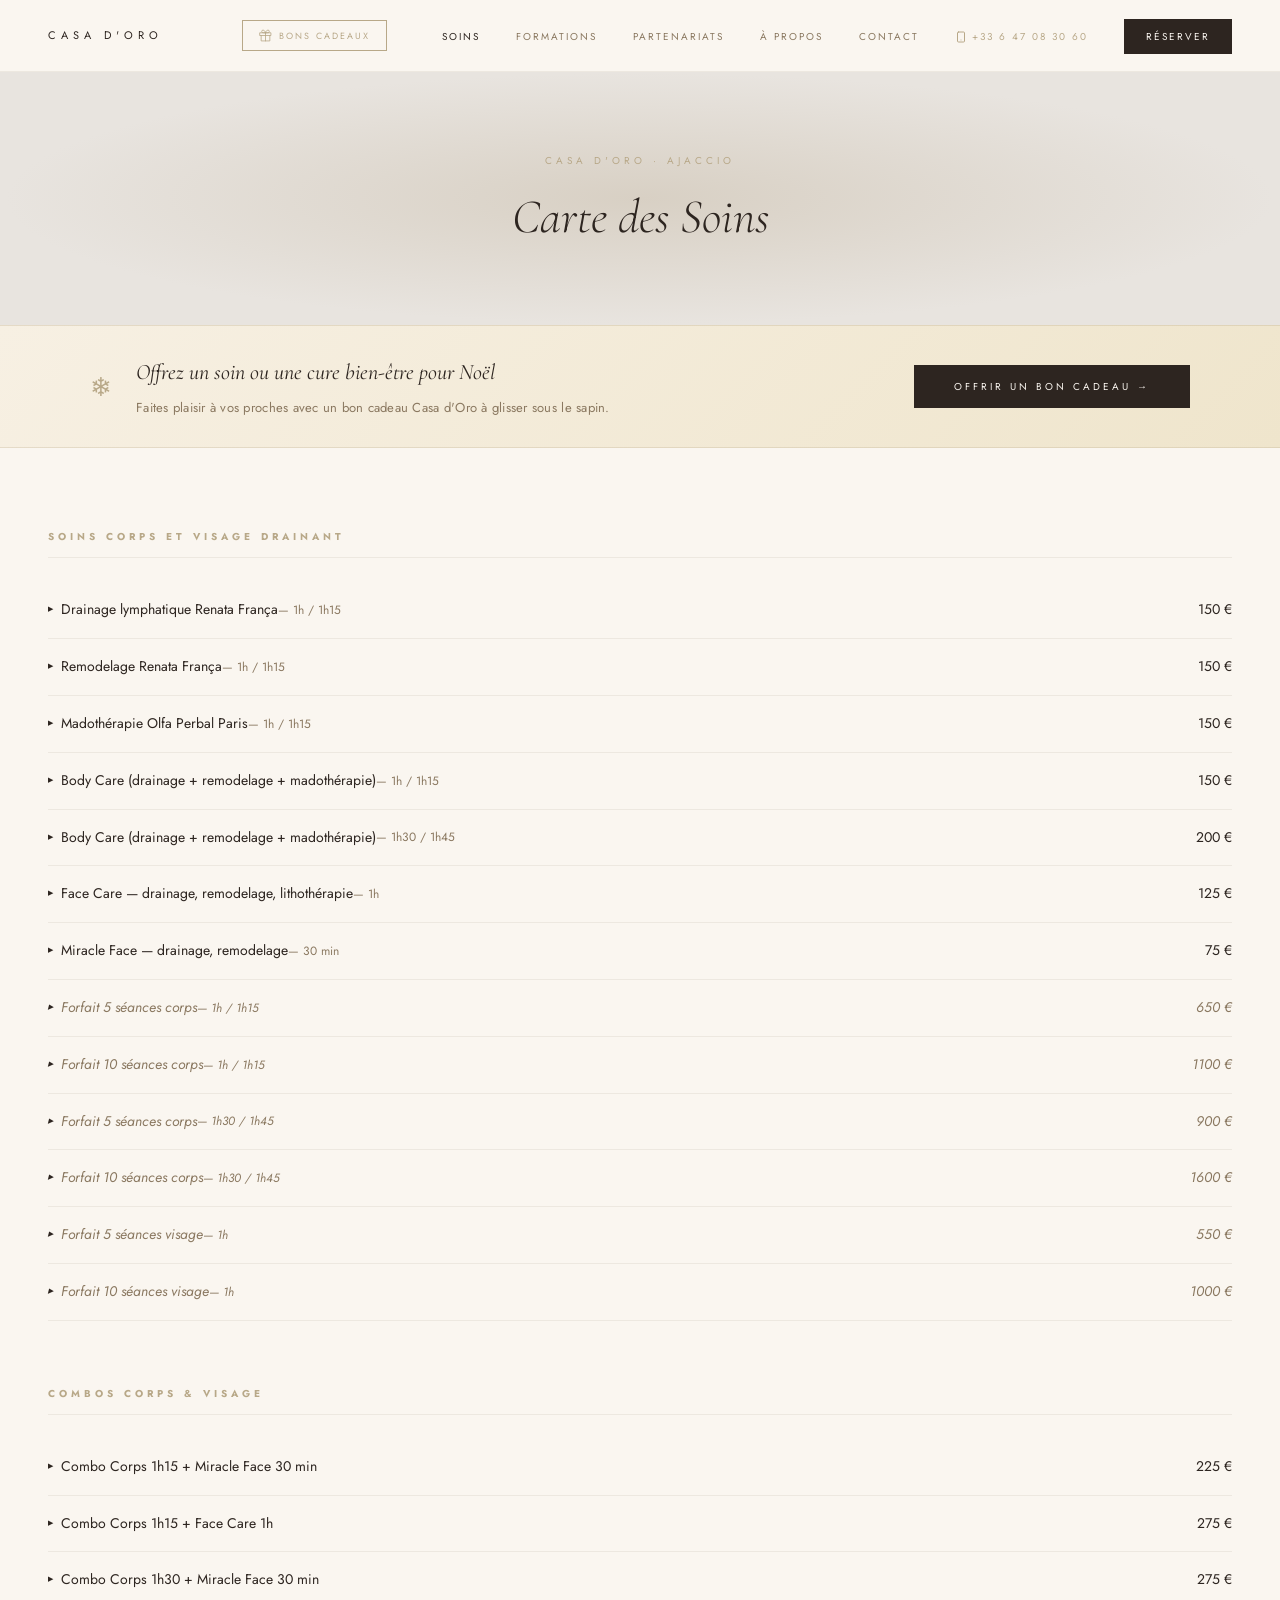
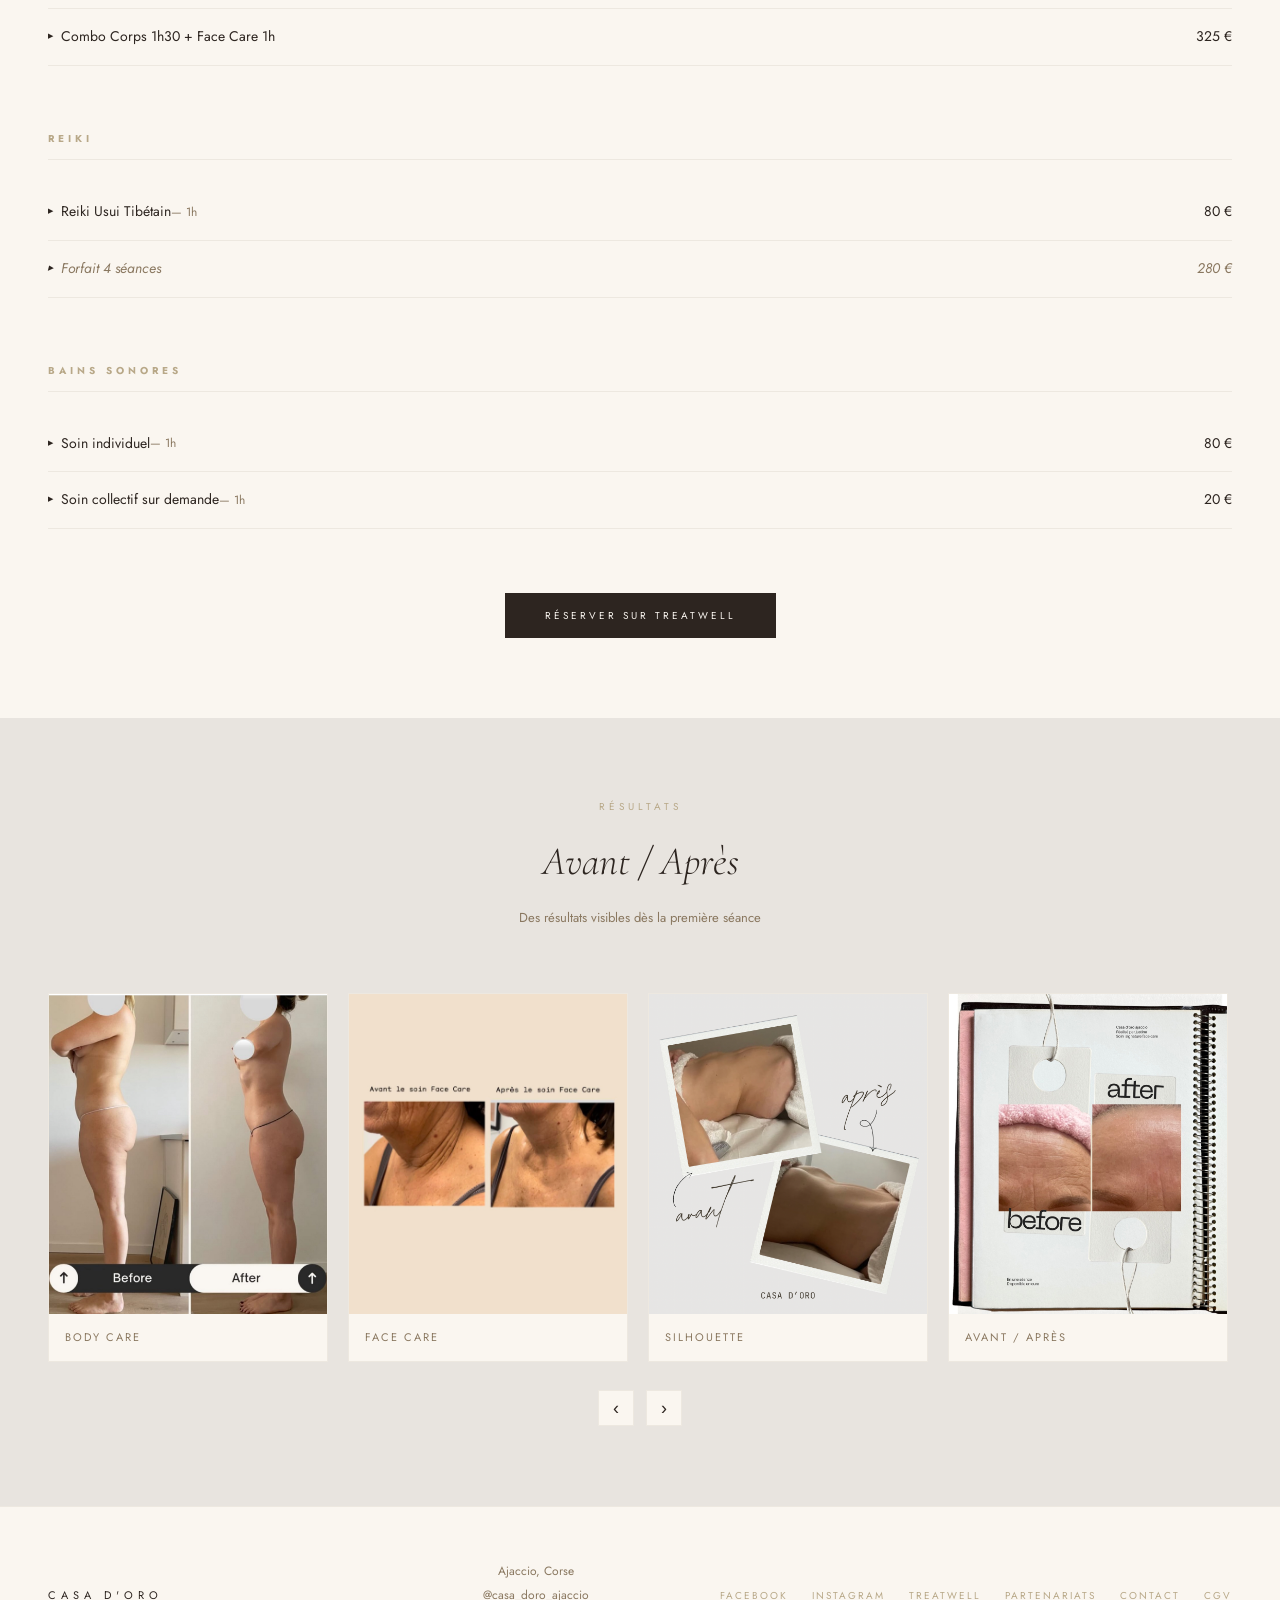
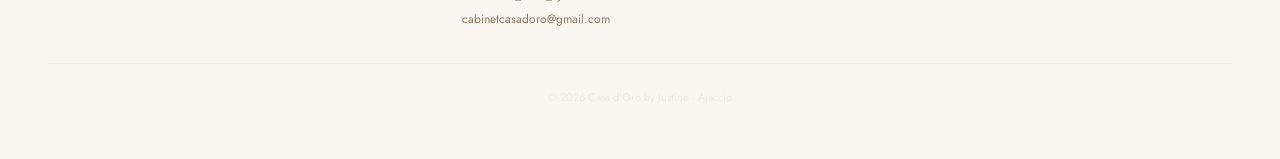
<file: soins.html>
<!DOCTYPE html>
<html lang="fr">
<head>
  <meta charset="UTF-8">
  <meta name="viewport" content="width=device-width, initial-scale=1.0">
  <link rel="preconnect" href="https://fonts.googleapis.com">
  <link rel="preconnect" href="https://fonts.gstatic.com" crossorigin>
  <meta name="description" content="Drainage lymphatique Renata França, madérothérapie, remodelage corporel, face care, reiki et bains sonores à Ajaccio, Corse. Soins anti-rétention d'eau, jambes lourdes, remodelage silhouette.">
  <title>Soins Corps &amp; Visage — Drainage lymphatique Renata França · Ajaccio, Corse</title>
  <link rel="apple-touch-icon" sizes="180x180" href="/apple-touch-icon.png">
  <link rel="apple-touch-icon-precomposed" href="/apple-touch-icon-precomposed.png">
  <link rel="icon" type="image/png" href="/favicon.ico">
  <link rel="stylesheet" href="assets/css/style.css">
  <script src="https://identity.netlify.com/v1/netlify-identity-widget.js" defer></script>
  <script type="application/ld+json">
  {
    "@context": "https://schema.org",
    "@type": "HealthAndBeautyBusiness",
    "name": "Casa d'Oro by Justine",
    "description": "Institut spécialisé en drainage lymphatique Renata França, remodelage corporel, madothérapie, face care, reiki et bains sonores à Ajaccio, Corse.",
    "url": "https://casadoro.fr",
    "telephone": "+33647083060",
    "email": "cabinetcasadoro@gmail.com",
    "address": {
      "@type": "PostalAddress",
      "addressLocality": "Ajaccio",
      "addressRegion": "Corse",
      "addressCountry": "FR"
    },
    "geo": {
      "@type": "GeoCoordinates",
      "latitude": 41.9194,
      "longitude": 8.7386
    },
    "image": "https://casadoro.fr/assets/images/justine/justine.jpg",
    "priceRange": "€€",
    "sameAs": [
      "https://www.instagram.com/casa_doro_ajaccio",
      "https://widget.treatwell.fr/salon/casa-doro/"
    ],
    "hasOfferCatalog": {
      "@type": "OfferCatalog",
      "name": "Soins Casa d'Oro",
      "itemListElement": [
        {"@type": "Offer", "itemOffered": {"@type": "Service", "name": "Drainage lymphatique Renata França Ajaccio"}},
        {"@type": "Offer", "itemOffered": {"@type": "Service", "name": "Remodelage corporel Ajaccio"}},
        {"@type": "Offer", "itemOffered": {"@type": "Service", "name": "Madothérapie Ajaccio"}},
        {"@type": "Offer", "itemOffered": {"@type": "Service", "name": "Face Care Ajaccio"}},
        {"@type": "Offer", "itemOffered": {"@type": "Service", "name": "Reiki Ajaccio"}},
        {"@type": "Offer", "itemOffered": {"@type": "Service", "name": "Bains sonores Ajaccio"}}
      ]
    }
  }
  </script>
</head>
<body>

<nav class="nav">
  <a href="index.html" class="nav__logo">Casa d'Oro</a>
  <button class="nav__gift" onclick="ouvrirBonCadeau()"><svg xmlns="http://www.w3.org/2000/svg" width="13" height="13" viewBox="0 0 24 24" fill="none" stroke="currentColor" stroke-width="1.5" stroke-linecap="round" stroke-linejoin="round"><polyline points="20 12 20 22 4 22 4 12"></polyline><rect x="2" y="7" width="20" height="5"></rect><line x1="12" y1="22" x2="12" y2="7"></line><path d="M12 7H7.5a2.5 2.5 0 0 1 0-5C11 2 12 7 12 7z"></path><path d="M12 7h4.5a2.5 2.5 0 0 0 0-5C13 2 12 7 12 7z"></path></svg>Bons cadeaux</button>

  <a href="tel:+33647083060" class="nav__phone nav__phone--bar"><svg xmlns="http://www.w3.org/2000/svg" width="12" height="12" viewBox="0 0 24 24" fill="none" stroke="currentColor" stroke-width="2" stroke-linecap="round" stroke-linejoin="round" style="vertical-align:middle;margin-right:5px;margin-bottom:1px;"><rect x="5" y="2" width="14" height="20" rx="2" ry="2"></rect><line x1="12" y1="18" x2="12.01" y2="18"></line></svg>+33 6 47 08 30 60</a>
  <button class="nav__toggle" aria-label="Menu" aria-expanded="false">
    <span></span><span></span><span></span>
  </button>
  <ul class="nav__links">
    <li><a href="soins.html">Soins</a></li>
    <li><a href="formations.html">Formations</a></li>
    <li><a href="partenariat.html">Partenariats</a></li>
    <li><a href="a-propos.html">À Propos</a></li>
    <li><a href="contact.html">Contact</a></li>
    <li><a href="tel:+33647083060" class="nav__phone"><svg xmlns="http://www.w3.org/2000/svg" width="12" height="12" viewBox="0 0 24 24" fill="none" stroke="currentColor" stroke-width="2" stroke-linecap="round" stroke-linejoin="round" style="vertical-align:middle;margin-right:5px;margin-bottom:1px;"><rect x="5" y="2" width="14" height="20" rx="2" ry="2"></rect><line x1="12" y1="18" x2="12.01" y2="18"></line></svg>+33 6 47 08 30 60</a></li>
    <li><a href="https://widget.treatwell.fr/salon/casa-doro/" target="_blank" rel="noopener" class="nav__cta">Réserver</a></li>
  </ul>
</nav>

<section class="hero hero--inner">
  <div class="hero__content">
    <span class="hero__pre label">Casa d'Oro · Ajaccio</span>
    <h1 class="hero__title heading">Carte des Soins</h1>
  </div>
</section>


<section class="promo-banner" data-fin="2026-11-26">
  <div class="promo-banner__inner">
    <div class="promo-banner__icon">✦</div>
    <div class="promo-banner__text">
      <p class="promo-banner__title">Offre de novembre — du 1er au 26 novembre</p>
      <ul class="promo-banner__list">
        <li>1 soin corps acheté (1h ou 1h30) = <strong>1 visage de 30 min offert</strong></li>
        <li>Cure de 5 séances = <strong>1 visage d'1h offert</strong></li>
        <li>Cure de 10 séances = <strong>2 visages d'1h offerts</strong></li>
      </ul>
    </div>
    <a href="https://widget.treatwell.fr/salon/casa-doro/" target="_blank" rel="noopener" class="btn btn--dark promo-banner__btn">Prendre rendez-vous →</a>
  </div>
</section>

<section class="promo-banner promo-banner--noel" data-fin="2026-12-25">
  <div class="promo-banner__inner">
    <div class="promo-banner__icon">❄</div>
    <div class="promo-banner__text">
      <p class="promo-banner__title">Offrez un soin ou une cure bien-être pour Noël</p>
      <p class="promo-banner__desc">Faites plaisir à vos proches avec un bon cadeau Casa d'Oro à glisser sous le sapin.</p>
    </div>
    <button type="button" class="btn btn--dark promo-banner__btn" onclick="ouvrirBonCadeau()">Offrir un bon cadeau →</button>
  </div>
</section>

<section class="section">
  <div class="soins-section">
    <h2 class="soins-section__title">Soins Corps et Visage Drainant</h2>
    <table class="soins-table" id="table-corps-visage"></table>
  </div>
  <div class="soins-section">
    <h2 class="soins-section__title">Combos Corps &amp; Visage</h2>
    <table class="soins-table" id="table-combos"></table>
  </div>
  <div class="soins-section">
    <h2 class="soins-section__title">Reiki</h2>
    <table class="soins-table" id="table-reiki"></table>
  </div>
  <div class="soins-section">
    <h2 class="soins-section__title">Bains Sonores</h2>
    <table class="soins-table" id="table-bains-sonores"></table>
  </div>
  <div style="text-align:center; margin-top:48px;">
    <a href="https://widget.treatwell.fr/salon/casa-doro/" target="_blank" rel="noopener" class="btn btn--dark">Réserver sur Treatwell</a>
  </div>
</section>

<section class="section section--beige">
  <div class="section__header">
    <span class="label">Résultats</span>
    <h2 class="heading">Avant / Après</h2>
    <p style="font-size:13px; color:var(--text-muted); margin-top:12px;">Des résultats visibles dès la première séance</p>
  </div>
  <div class="carousel-wrap">
    <div class="carousel" id="avant-apres-carousel">
      <div class="carousel__slide">
        <img src="assets/images/avant-apres/IMG_0535.jpg" alt="Avant Après Body Care" style="width:100%; height:320px; object-fit:cover; display:block;" loading="lazy">
        <div class="carousel__caption">Body Care</div>
      </div>
      <div class="carousel__slide">
        <img src="assets/images/avant-apres/IMG_3931.jpg" alt="Avant Après Face Care" style="width:100%; height:320px; object-fit:cover; display:block;" loading="lazy">
        <div class="carousel__caption">Face Care</div>
      </div>
      <div class="carousel__slide">
        <img src="assets/images/avant-apres/avant-apres-silhouette.jpg" alt="Avant Après Silhouette" style="width:100%; height:320px; object-fit:cover; display:block;" loading="lazy">
        <div class="carousel__caption">Silhouette</div>
      </div>
      <div class="carousel__slide">
        <img src="assets/images/avant-apres/aa-2.jpg" alt="Avant Après" style="width:100%; height:320px; object-fit:cover; display:block;" loading="lazy">
        <div class="carousel__caption">Avant / Après</div>
      </div>
      <div class="carousel__slide">
        <img src="assets/images/avant-apres/aa-3.jpg" alt="Avant Après" style="width:100%; height:320px; object-fit:cover; display:block;" loading="lazy">
        <div class="carousel__caption">Avant / Après</div>
      </div>
      <div class="carousel__slide">
        <img src="assets/images/avant-apres/aa-4.jpg" alt="Avant Après" style="width:100%; height:320px; object-fit:cover; display:block;" loading="lazy">
        <div class="carousel__caption">Avant / Après</div>
      </div>
      <div class="carousel__slide">
        <img src="assets/images/avant-apres/aa-5.jpg" alt="Avant Après" style="width:100%; height:320px; object-fit:cover; display:block;" loading="lazy">
        <div class="carousel__caption">Avant / Après</div>
      </div>
      <div class="carousel__slide">
        <img src="assets/images/avant-apres/aa-6.jpg" alt="Avant Après" style="width:100%; height:320px; object-fit:cover; display:block;" loading="lazy">
        <div class="carousel__caption">Avant / Après</div>
      </div>
      <div class="carousel__slide">
        <img src="assets/images/avant-apres/aa-7.jpg" alt="Avant Après" style="width:100%; height:320px; object-fit:cover; display:block;" loading="lazy">
        <div class="carousel__caption">Avant / Après</div>
      </div>
      <div class="carousel__slide">
        <img src="assets/images/avant-apres/aa-8.jpg" alt="Avant Après" style="width:100%; height:320px; object-fit:cover; display:block;" loading="lazy">
        <div class="carousel__caption">Avant / Après</div>
      </div>
      <div class="carousel__slide">
        <img src="assets/images/avant-apres/aa-9.jpg" alt="Avant Après" style="width:100%; height:320px; object-fit:cover; display:block;" loading="lazy">
        <div class="carousel__caption">Avant / Après</div>
      </div>
      <div class="carousel__slide">
        <img src="assets/images/avant-apres/aa-10.jpg" alt="Avant Après" style="width:100%; height:320px; object-fit:cover; display:block;" loading="lazy">
        <div class="carousel__caption">Avant / Après</div>
      </div>
      <div class="carousel__slide">
        <img src="assets/images/avant-apres/aa-11.jpg" alt="Avant Après" style="width:100%; height:320px; object-fit:cover; display:block;" loading="lazy">
        <div class="carousel__caption">Avant / Après</div>
      </div>
      <div class="carousel__slide">
        <img src="assets/images/avant-apres/aa-12.jpg" alt="Avant Après" style="width:100%; height:320px; object-fit:cover; display:block;" loading="lazy">
        <div class="carousel__caption">Avant / Après</div>
      </div>
      <div class="carousel__slide">
        <img src="assets/images/avant-apres/aa-13.jpg" alt="Avant Après" style="width:100%; height:320px; object-fit:cover; display:block;" loading="lazy">
        <div class="carousel__caption">Avant / Après</div>
      </div>
      <div class="carousel__slide">
        <img src="assets/images/avant-apres/aa-14.jpg" alt="Avant Après" style="width:100%; height:320px; object-fit:cover; display:block;" loading="lazy">
        <div class="carousel__caption">Avant / Après</div>
      </div>
      <div class="carousel__slide">
        <img src="assets/images/avant-apres/aa-15.jpg" alt="Avant Après" style="width:100%; height:320px; object-fit:cover; display:block;" loading="lazy">
        <div class="carousel__caption">Avant / Après</div>
      </div>
    </div>
    <div class="carousel__nav">
      <button class="carousel__btn" id="aa-prev">&#8249;</button>
      <button class="carousel__btn" id="aa-next">&#8250;</button>
    </div>
  </div>
</section>

<!-- Modal Bon Cadeau -->
<div id="bon-cadeau-modal" class="resa-modal" aria-hidden="true" onclick="if(event.target===this)fermerBonCadeau()">
  <div class="resa-modal__box">
    <button class="resa-modal__close" onclick="fermerBonCadeau()" aria-label="Fermer">✕</button>
    <span class="label" style="display:block;margin-bottom:8px;">Casa d'Oro by Justine</span>
    <h2 style="font-family:var(--font-serif);font-style:italic;font-size:26px;margin-bottom:28px;color:var(--dark);">Offrir un bon cadeau</h2>
    <form id="bon-cadeau-form">
      <div class="form__group">
        <label class="form__label">Soin ou montant</label>
        <select class="form__select" id="bc-soin" required>
          <option value="" disabled selected>Choisir un soin ou un montant</option>
          <optgroup label="Soins Corps &amp; Visage">
            <option value="150|Drainage lymphatique Renata França">Drainage lymphatique Renata França — 150 €</option>
            <option value="150|Remodelage Renata França">Remodelage Renata França — 150 €</option>
            <option value="150|Madothérapie Olfa Perbal Paris">Madothérapie Olfa Perbal Paris — 150 €</option>
            <option value="150|Body Care (1h/1h15)">Body Care (1h/1h15) — 150 €</option>
            <option value="200|Body Care (1h30/1h45)">Body Care (1h30/1h45) — 200 €</option>
            <option value="125|Face Care">Face Care — 125 €</option>
          </optgroup>
          <optgroup label="Bien-être">
            <option value="80|Reiki Usui Tibétain">Reiki Usui Tibétain — 80 €</option>
            <option value="80|Bain sonore individuel">Bain sonore individuel — 80 €</option>
          </optgroup>
          <optgroup label="Cures (Forfaits Corps)">
            <option value="650|Forfait 5 séances corps (1h/1h15)">Forfait 5 séances corps 1h/1h15 — 650 €</option>
            <option value="1100|Forfait 10 séances corps (1h/1h15)">Forfait 10 séances corps 1h/1h15 — 1 100 €</option>
            <option value="900|Forfait 5 séances corps (1h30/1h45)">Forfait 5 séances corps 1h30/1h45 — 900 €</option>
            <option value="1600|Forfait 10 séances corps (1h30/1h45)">Forfait 10 séances corps 1h30/1h45 — 1 600 €</option>
          </optgroup>
          <optgroup label="Cures (Forfaits Visage)">
            <option value="550|Forfait 5 séances visage">Forfait 5 séances visage — 550 €</option>
            <option value="1000|Forfait 10 séances visage">Forfait 10 séances visage — 1 000 €</option>
          </optgroup>
          <optgroup label="Reiki">
            <option value="280|Forfait 4 séances Reiki">Forfait 4 séances Reiki — 280 €</option>
          </optgroup>
          <optgroup label="Montant libre">
            <option value="custom|Montant libre">Montant libre — saisir le montant</option>
          </optgroup>
        </select>
      </div>
      <div class="form__group" id="bc-montant-libre-group" style="display:none;">
        <label class="form__label" for="bc-montant-libre">Montant souhaité (€)</label>
        <input class="form__input" type="number" id="bc-montant-libre" min="1" placeholder="Ex: 75">
      </div>
      <div style="display:grid;grid-template-columns:1fr 1fr;gap:16px;">
        <div class="form__group">
          <label class="form__label" for="bc-offreur">Votre nom (qui offre)</label>
          <input class="form__input" type="text" id="bc-offreur" required placeholder="Votre nom">
        </div>
        <div class="form__group">
          <label class="form__label" for="bc-destinataire">Nom du destinataire</label>
          <input class="form__input" type="text" id="bc-destinataire" required placeholder="À offrir à…">
        </div>
      </div>
      <div class="form__group">
        <label class="form__label" for="bc-email">Votre email</label>
        <input class="form__input" type="email" id="bc-email" required placeholder="votre@email.com">
      </div>
      <button type="submit" class="btn btn--dark" style="width:100%;margin-top:8px;">Procéder au paiement →</button>
      <p style="font-size:11px;color:var(--text-muted);text-align:center;margin-top:12px;">Vous serez redirigé vers notre page de paiement sécurisé Stripe</p>
    </form>
  </div>
</div>

<footer class="footer">
  <div class="footer__logo">Casa d'Oro</div>
  <div class="footer__info">
    Ajaccio, Corse<br>
    @casa_doro_ajaccio<br>
    cabinetcasadoro@gmail.com
  </div>
  <div class="footer__links">
    <a href="https://www.facebook.com/profile.php?id=61555334470546" target="_blank" rel="noopener">Facebook</a>
    <a href="https://www.instagram.com/casa_doro_ajaccio" target="_blank" rel="noopener">Instagram</a>
    <a href="https://widget.treatwell.fr/salon/casa-doro/" target="_blank" rel="noopener">Treatwell</a>
    <a href="partenariat.html">Partenariats</a>
    <a href="contact.html">Contact</a>
    <a href="cgv.html">CGV</a>
  </div>
  <div class="footer__copy">© 2026 Casa d'Oro by Justine · Ajaccio</div>
</footer>

<script src="assets/js/main.js"></script>
<script src="assets/js/data.js"></script>
<script>
  document.addEventListener('DOMContentLoaded', async () => {
    const data = await loadServices();
    if (!data) return;
    renderServiceTable(data.corps_visage, '#table-corps-visage');
    renderServiceTable(data.combos,       '#table-combos');
    renderServiceTable(data.reiki,        '#table-reiki');
    renderServiceTable(data.bains_sonores,'#table-bains-sonores');

    const carousel = document.getElementById('avant-apres-carousel');
    document.getElementById('aa-prev').addEventListener('click', () => {
      carousel.scrollBy({ left: -carousel.offsetWidth, behavior: 'smooth' });
    });
    document.getElementById('aa-next').addEventListener('click', () => {
      carousel.scrollBy({ left: carousel.offsetWidth, behavior: 'smooth' });
    });
  });
  if (window.netlifyIdentity) {
    window.netlifyIdentity.on("init", user => {
      if (!user) {
        window.netlifyIdentity.on("login", () => {
          document.location.href = "/admin/";
        });
      }
    });
  }


  document.getElementById('bon-cadeau-form').addEventListener('submit', function(e) {
    e.preventDefault();
    const val = document.getElementById('bc-soin').value;
    if (!val) return;
    const [montant, soin] = val.split('|');
    const offreur     = document.getElementById('bc-offreur').value;
    const destinataire = document.getElementById('bc-destinataire').value;
    const email       = document.getElementById('bc-email').value;
    const stripeUrl   = STRIPE_LINKS[parseInt(montant)];
    if (!stripeUrl || stripeUrl.includes('LIEN_')) {
      alert('Le paiement en ligne sera bientôt disponible. Contactez-nous directement.');
      return;
    }
    const url = stripeUrl
      + '?prefilled_email=' + encodeURIComponent(email)
      + '&client_reference_id=' + encodeURIComponent('BON|' + soin + '|Pour:' + destinataire + '|De:' + offreur);
    window.location.href = url;
  });
</script>
</body>
</html>
</file>
<file: assets/css/style.css>
/* ============================
   IMPORTS
   ============================ */
@import url('https://fonts.googleapis.com/css2?family=Cormorant+Garamond:ital,wght@0,300;0,400;1,300;1,400&family=Dancing+Script:wght@600&family=Jost:wght@300;400&display=swap');

/* ============================
   VARIABLES
   ============================ */
:root {
  --beige:       #E8E4DF;
  --cream:       #FAF6F0;
  --dark:        #2D2520;
  --dark-bg:     #1C1714;
  --gold:        #B8A888;
  --text-muted:  #8A7860;
  --border:      #EDE8E0;

  --font-serif:  'Cormorant Garamond', Georgia, serif;
  --font-script: 'Dancing Script', cursive;
  --font-sans:   'Jost', Arial, sans-serif;

  --nav-h: 72px;
}

/* ============================
   RESET
   ============================ */
*, *::before, *::after { box-sizing: border-box; margin: 0; padding: 0; }
img { display: block; max-width: 100%; }
a { text-decoration: none; color: inherit; }

html {
  overflow-x: hidden;
}
body {
  overflow-x: clip; /* clip (et non hidden) pour garder la nav sticky */
  max-width: 100%;
}

body {
  font-family: var(--font-sans);
  background: var(--cream);
  color: var(--dark);
  font-size: 15px;
  line-height: 1.7;
  position: relative;
}

/* ============================
   TYPOGRAPHY UTILITIES
   ============================ */
.label {
  font-family: var(--font-sans);
  font-size: 10px;
  letter-spacing: 4px;
  text-transform: uppercase;
  color: var(--gold);
}
.heading {
  font-family: var(--font-serif);
  font-style: italic;
  font-weight: 300;
  color: var(--dark);
}
.script { font-family: var(--font-script); }

/* ============================
   NAVIGATION
   ============================ */
.nav {
  position: sticky;
  top: 0;
  z-index: 100;
  display: flex;
  align-items: center;
  justify-content: space-between;
  height: var(--nav-h);
  padding: 0 48px;
  background: var(--cream);
  border-bottom: 1px solid var(--border);
  width: 100%;
  max-width: 100%;
  box-sizing: border-box;
}
.nav__logo {
  font-family: var(--font-sans);
  font-size: 11px;
  letter-spacing: 5px;
  text-transform: uppercase;
  color: var(--dark);
}
.nav__links {
  display: flex;
  align-items: center;
  gap: 36px;
  list-style: none;
}
.nav__links a {
  font-size: 10px;
  letter-spacing: 2px;
  text-transform: uppercase;
  color: var(--text-muted);
  transition: color 0.2s;
}
.nav__links a:hover,
.nav__links a.active { color: var(--dark); }
.nav__phone {
  color: var(--gold) !important;
  font-size: 10px;
  letter-spacing: 1px;
  white-space: nowrap;
}
.nav__phone:hover { color: var(--dark) !important; }
.nav__phone--bar { display: none; }
.nav__gift {
  display: flex;
  align-items: center;
  gap: 7px;
  background: none;
  border: 1px solid var(--gold);
  color: var(--gold);
  font-family: var(--font-sans);
  font-size: 9px;
  letter-spacing: 2px;
  text-transform: uppercase;
  padding: 8px 16px;
  cursor: pointer;
  white-space: nowrap;
  transition: background 0.2s, color 0.2s;
  margin-left: 24px;
}
.nav__gift:hover { background: var(--gold); color: var(--cream); }
.nav__cta {
  padding: 10px 22px;
  background: var(--dark);
  color: var(--cream) !important;
  font-size: 9px;
  letter-spacing: 2px;
  text-transform: uppercase;
  transition: background 0.2s;
}
.nav__cta:hover { background: var(--dark-bg); }

/* Hamburger mobile */
.nav__toggle {
  display: none;
  flex-direction: column;
  gap: 5px;
  cursor: pointer;
  background: none;
  border: none;
  padding: 4px;
}
.nav__toggle span {
  display: block;
  width: 24px;
  height: 1px;
  background: var(--dark);
  transition: all 0.3s;
}

/* ============================
   FOOTER
   ============================ */
.footer {
  background: var(--cream);
  border-top: 1px solid var(--border);
  padding: 52px 48px;
  display: grid;
  grid-template-columns: 1fr 1fr 1fr;
  gap: 32px;
  align-items: center;
}
.footer__logo {
  font-family: var(--font-sans);
  font-size: 11px;
  letter-spacing: 5px;
  text-transform: uppercase;
}
.footer__info {
  text-align: center;
  font-size: 12px;
  color: var(--text-muted);
  line-height: 2;
}
.footer__links {
  display: flex;
  gap: 24px;
  justify-content: flex-end;
}
.footer__links a {
  font-size: 10px;
  letter-spacing: 2px;
  text-transform: uppercase;
  color: var(--gold);
  transition: color 0.2s;
}
.footer__links a:hover { color: var(--dark); }
.footer__copy {
  grid-column: 1 / -1;
  text-align: center;
  font-size: 11px;
  color: var(--border);
  padding-top: 24px;
  border-top: 1px solid var(--border);
}

/* ============================
   SECTIONS UTILITAIRES
   ============================ */
.section { padding: 80px 48px; }
.section--beige { background: var(--beige); }
.section--dark  { background: var(--dark-bg); color: var(--cream); }
.section__header { text-align: center; margin-bottom: 56px; }
.section__header .label { display: block; margin-bottom: 12px; }
.section__header .heading { font-size: 40px; }

/* ============================
   CARTES SOINS
   ============================ */
.cards-grid {
  display: grid;
  grid-template-columns: repeat(3, 1fr);
  gap: 24px;
}
.soin-card {
  background: var(--cream);
  border: 1px solid var(--border);
  padding: 40px 28px;
  text-align: center;
}
.soin-card__icon { font-size: 18px; color: var(--gold); margin-bottom: 18px; }
.soin-card__name { font-family: var(--font-serif); font-style: italic; font-size: 20px; margin-bottom: 10px; }
.soin-card__desc { font-size: 12px; color: var(--text-muted); line-height: 1.8; margin-bottom: 20px; }
.soin-card__price { font-size: 22px; font-weight: 300; }
.soin-card__price span { font-size: 13px; color: var(--gold); }

/* ============================
   TABLEAU SOINS (page Soins)
   ============================ */
.soins-table { width: 100%; border-collapse: collapse; }
.soins-table tr { border-bottom: 1px solid var(--border); }
.soins-table td { padding: 16px 0; font-size: 14px; }
.soins-table td:last-child { text-align: right; font-weight: 400; white-space: nowrap; }
.soins-section { margin-bottom: 64px; }
.soins-section__title {
  font-family: var(--font-sans);
  font-size: 10px;
  letter-spacing: 4px;
  text-transform: uppercase;
  color: var(--gold);
  margin-bottom: 24px;
  padding-bottom: 12px;
  border-bottom: 1px solid var(--border);
}
.forfait-row td { color: var(--text-muted); font-style: italic; }

.soin-details { display: block; }
.soin-details summary {
  cursor: pointer;
  list-style: none;
  display: flex;
  align-items: center;
  gap: 0;
}
.soin-details summary::-webkit-details-marker { display: none; }
.soin-details summary::before {
  content: '▶';
  font-size: 7px;
  color: var(--dark);
  margin-right: 8px;
  flex-shrink: 0;
  transition: transform 0.2s;
}
.soin-details[open] summary::before { transform: rotate(90deg); }
.soin-details__desc {
  font-size: 13px;
  color: var(--text-muted);
  line-height: 1.9;
  padding: 10px 0 6px 16px;
  margin: 0;
  font-family: var(--font-sans);
}

/* ============================
   POLAROIDS AVANT/APRÈS
   ============================ */
.polaro-grid {
  display: flex;
  gap: 40px;
  justify-content: center;
  flex-wrap: wrap;
}
.polaro {
  background: white;
  padding: 10px 10px 40px;
  box-shadow: 0 6px 24px rgba(0,0,0,0.12);
  width: 220px;
  flex-shrink: 0;
}
.polaro:nth-child(odd)  { transform: rotate(-2deg); }
.polaro:nth-child(even) { transform: rotate(1.5deg); margin-top: 24px; }
.polaro img { width: 100%; height: 200px; object-fit: cover; }
.polaro__placeholder {
  width: 100%;
  height: 200px;
  background: var(--beige);
  display: flex;
  align-items: center;
  justify-content: center;
  font-size: 11px;
  color: var(--text-muted);
  letter-spacing: 2px;
}
.polaro__label {
  text-align: center;
  font-family: var(--font-serif);
  font-style: italic;
  font-size: 13px;
  color: var(--text-muted);
  margin-top: 12px;
}

/* ============================
   TÉMOIGNAGES
   ============================ */
.temo-grid { display: grid; grid-template-columns: repeat(3, 1fr); gap: 24px; }
.temo-card { background: white; border: 1px solid var(--border); padding: 32px; }
.temo-card__stars { color: var(--gold); font-size: 14px; letter-spacing: 2px; margin-bottom: 14px; }
.temo-card__text { font-size: 13px; color: var(--text-muted); line-height: 1.9; font-style: italic; margin-bottom: 18px; }
.temo-card__name { font-size: 10px; letter-spacing: 2px; text-transform: uppercase; color: var(--gold); }

/* ============================
   FORMATIONS CARDS
   ============================ */
.formations-grid { display: grid; grid-template-columns: repeat(2, 1fr); gap: 24px; }
.formation-card { background: var(--cream); border: 1px solid var(--border); padding: 40px 36px; }
.formation-card--featured { border-color: var(--gold); }
.formation-card__badge {
  display: inline-block;
  font-size: 9px;
  letter-spacing: 2px;
  text-transform: uppercase;
  color: var(--gold);
  border: 1px solid var(--gold);
  padding: 4px 10px;
  margin-bottom: 20px;
}
.formation-card__name { font-family: var(--font-serif); font-style: italic; font-size: 26px; margin-bottom: 12px; }
.formation-card__desc { font-size: 13px; color: var(--text-muted); line-height: 1.9; margin-bottom: 20px; }
.formation-card__note { font-size: 12px; font-weight: 400; color: var(--dark); margin-bottom: 24px; }
.formation-card__details { border-top: 1px solid var(--border); }
.formation-card__details:last-of-type { border-bottom: 1px solid var(--border); margin-bottom: 24px; }
.formation-card__obj-title { font-size: 10px; letter-spacing: 2px; text-transform: uppercase; color: var(--gold); }
summary.formation-card__obj-title { display: flex; justify-content: space-between; align-items: center; padding: 14px 0; cursor: pointer; list-style: none; }
summary.formation-card__obj-title::-webkit-details-marker { display: none; }
summary.formation-card__obj-title::after { content: '+'; font-size: 16px; letter-spacing: 0; transition: transform 0.2s; }
.formation-card__details[open] summary.formation-card__obj-title::after { transform: rotate(45deg); }
.formation-card__obj { list-style: none; margin-bottom: 16px; }
.formation-card__obj li { position: relative; padding-left: 18px; font-size: 13px; color: var(--text-muted); line-height: 1.8; }
.formation-card__obj li::before { content: '✦'; position: absolute; left: 0; color: var(--gold); font-size: 10px; }
.formation-card__deroule { list-style: none; margin-bottom: 16px; border-left: 1px solid var(--border); }
.formation-card__deroule li { display: grid; grid-template-columns: 92px 1fr; gap: 12px; padding: 4px 0 4px 16px; font-size: 13px; color: var(--text-muted); line-height: 1.7; }
.formation-card__deroule li span { color: var(--gold); white-space: nowrap; }
@media (max-width: 480px) {
  .formation-card__deroule li { grid-template-columns: 1fr; gap: 0; }
}
.formation-card__price { font-size: 28px; font-weight: 300; }
.formation-card__price span { font-size: 14px; color: var(--gold); }
.formation-card__resa { margin-top: 24px; width: 100%; }
.paiement-plusieurs-fois { font-size: 11px; letter-spacing: 1px; color: var(--text-muted); margin-top: 6px; }
.paiement-plusieurs-fois::before { content: '✦ '; color: var(--gold); }

.prochaines-formations {
  display: grid;
  grid-template-columns: repeat(auto-fit, minmax(220px, 260px));
  justify-content: center;
  gap: 20px;
  max-width: 1100px;
  margin: 0 auto;
}
.prochaine-card {
  display: flex;
  flex-direction: column;
  align-items: center;
  text-align: center;
  gap: 14px;
  padding: 32px 36px;
  border: 1px solid var(--border);
  background: var(--cream);
}
.prochaine-card__jour {
  font-size: 10px;
  letter-spacing: 3px;
  text-transform: uppercase;
  color: var(--text-muted);
  margin-bottom: -8px;
}
.prochaine-card__date {
  font-family: var(--font-serif);
  font-style: italic;
  font-size: 28px;
  color: var(--gold);
  white-space: nowrap;
  flex-shrink: 0;
}
.prochaine-card__nom {
  font-size: 13px;
  letter-spacing: 1px;
  text-transform: uppercase;
  color: var(--dark);
  flex: 1;
}
.prochaine-card__statut {
  font-size: 10px;
  letter-spacing: 1px;
  text-transform: uppercase;
  padding: 8px 14px;
  white-space: nowrap;
  flex-shrink: 0;
}
.prochaine-card--dispo .prochaine-card__statut {
  background: var(--gold);
  color: var(--cream);
}
.prochaine-card--full .prochaine-card__statut {
  background: var(--dark);
  color: var(--cream);
}
@media (max-width: 900px) {
  .prochaines-formations { grid-template-columns: repeat(2, 1fr); }
}
@media (max-width: 480px) {
  .prochaines-formations { grid-template-columns: 1fr; }
}

/* ============================
   FORMULAIRES
   ============================ */
.form { max-width: 600px; margin: 0 auto; }
.form__group { margin-bottom: 24px; }
.form__label {
  display: block;
  font-size: 10px;
  letter-spacing: 3px;
  text-transform: uppercase;
  color: var(--gold);
  margin-bottom: 8px;
}
.form__input,
.form__textarea,
.form__select {
  width: 100%;
  border: 1px solid var(--border);
  background: white;
  padding: 14px 16px;
  font-family: var(--font-sans);
  font-size: 14px;
  color: var(--dark);
  outline: none;
  transition: border-color 0.2s;
}
.form__input:focus,
.form__textarea:focus,
.form__select:focus { border-color: var(--gold); }
.form__textarea { resize: vertical; min-height: 140px; }
.form__stars { display: flex; gap: 8px; flex-direction: row-reverse; }
.form__stars input[type="radio"] { display: none; }
.form__stars label { font-size: 24px; color: var(--border); cursor: pointer; transition: color 0.1s; }
.form__stars input[type="radio"]:checked ~ label,
.form__stars label:hover,
.form__stars label:hover ~ label { color: var(--gold); }
.btn {
  display: inline-block;
  padding: 14px 40px;
  font-family: var(--font-sans);
  font-size: 10px;
  letter-spacing: 3px;
  text-transform: uppercase;
  cursor: pointer;
  transition: all 0.2s;
  border: none;
}
.btn--dark { background: var(--dark); color: var(--cream); }
.btn--dark:hover { background: var(--dark-bg); }
.btn--outline { background: transparent; border: 1px solid var(--dark); color: var(--dark); }
.btn--outline:hover { background: var(--dark); color: var(--cream); }
.btn--outline-gold { background: transparent; border: 1px solid var(--gold); color: var(--gold); }
.btn--outline-gold:hover { background: var(--gold); color: var(--dark-bg); }

/* ============================
   HERO
   ============================ */
.hero {
  background: var(--beige);
  min-height: 520px;
  display: flex;
  align-items: center;
  justify-content: center;
  flex-direction: column;
  text-align: center;
  padding: 100px 40px;
  position: relative;
  overflow: hidden;
}
.hero::before {
  content: '';
  position: absolute;
  inset: 0;
  background: radial-gradient(ellipse at center, #D8D0C4 0%, var(--beige) 70%);
}
.hero__content { position: relative; z-index: 1; }
.hero__pre { display: block; margin-bottom: 24px; }
.hero__title { font-size: 72px; line-height: 1; margin-bottom: 4px; }
.hero__by { font-size: 28px; font-family: var(--font-serif); font-style: italic; color: var(--text-muted); margin-bottom: 32px; }
.hero__divider { width: 40px; height: 1px; background: var(--gold); margin: 0 auto 24px; }
.hero__sub { display: block; font-size: 11px; letter-spacing: 4px; text-transform: uppercase; color: var(--text-muted); margin-bottom: 44px; }
/* HERO PAGE INTERNE */
.hero--inner { min-height: 240px; padding: 80px 40px; }
.hero--inner .hero__title { font-size: 48px; }

/* HERO AVEC VIDÉO EN FOND */
.hero--video-bg {
  color: var(--cream);
  min-height: 85vh;
}
.hero--video-bg::before {
  display: none;
}
.hero__video {
  position: absolute;
  top: 0;
  left: 0;
  width: 100%;
  height: 100%;
  object-fit: cover;
  z-index: 0;
}
.hero__overlay {
  position: absolute;
  inset: 0;
  background: rgba(0, 0, 0, 0.4);
  z-index: 0;
}
.hero--video-bg .hero__content {
  z-index: 1;
}
.hero--video-bg .hero__title,
.hero--video-bg .hero__pre,
.hero--video-bg .hero__by,
.hero--video-bg .hero__sub {
  color: var(--cream);
}
.hero--video-bg .hero__by,
.hero--video-bg .hero__sub {
  opacity: 0.8;
}
.hero--video-bg .btn--outline {
  color: var(--cream);
  border-color: var(--cream);
}
.hero--video-bg .btn--outline:hover {
  background: var(--cream);
  color: var(--dark-bg);
}

/* ============================
   PILLS BANDEAU
   ============================ */
.pills {
  display: flex;
  justify-content: center;
  flex-wrap: wrap;
  background: var(--cream);
  border-bottom: 1px solid var(--border);
}
.pill {
  font-size: 9px;
  letter-spacing: 2px;
  text-transform: uppercase;
  color: var(--text-muted);
  padding: 16px 28px;
  border-right: 1px solid var(--border);
  cursor: default;
}
.pill:last-child { border-right: none; }

/* ============================
   À PROPOS
   ============================ */
.about-grid { display: grid; grid-template-columns: 1fr 1fr; gap: 64px; align-items: center; }
.about-grid img { width: 100%; aspect-ratio: 3/4; object-fit: cover; }
.about__valeurs { display: flex; flex-direction: column; gap: 20px; margin-top: 32px; }
.valeur { display: flex; align-items: flex-start; gap: 16px; }
.valeur__icon { color: var(--gold); font-size: 16px; flex-shrink: 0; margin-top: 3px; }
.valeur__text h4 { font-family: var(--font-serif); font-style: italic; font-size: 18px; margin-bottom: 4px; }
.valeur__text p { font-size: 13px; color: var(--text-muted); }

/* ============================
   RESPONSIVE
   ============================ */
@media (max-width: 1024px) {
  .nav { padding: 0 32px; }
  .section { padding: 64px 32px; }
  .footer { padding: 40px 32px; }
}

@media (max-width: 768px) {
  .nav {
    padding: 0 28px 0 16px;
    width: 100%;
    max-width: 100%;
    box-sizing: border-box;
  }
  .nav__logo {
    font-size: 10px;
    letter-spacing: 3px;
    flex-shrink: 0;
  }
  .nav__gift {
    margin-left: 8px;
    padding: 6px 10px;
    font-size: 8px;
    letter-spacing: 1px;
    flex-shrink: 0;
  }
  .nav__links {
    display: none;
    position: fixed;
    top: var(--nav-h);
    left: 0; right: 0;
    background: var(--cream);
    flex-direction: column;
    align-items: center;
    gap: 0;
    padding: 20px 0;
    border-bottom: 1px solid var(--border);
    box-shadow: 0 8px 24px rgba(0,0,0,0.08);
  }
  .nav__links.open { display: flex; }
  .nav__links li { width: 100%; text-align: center; }
  .nav__links a { display: block; padding: 16px; }
  .nav__toggle {
    display: flex;
    flex-shrink: 0;
    margin-right: 14px; /* Décalé légèrement sur la gauche par rapport au bord */
    padding: 6px;
  }
  .nav__phone--bar {
    display: flex;
    align-items: center;
    margin-left: auto;
    margin-right: 16px;
    font-size: 10px;
    white-space: nowrap;
    flex-shrink: 1;
  }
  .pill {
    padding: 12px 18px;
    font-size: 8px;
  }

  .hero__title { font-size: 48px; }
  .hero--inner .hero__title { font-size: 36px; }

  .cards-grid { grid-template-columns: 1fr; }
  .temo-grid { grid-template-columns: 1fr; }
  .formations-grid { grid-template-columns: 1fr; }
  .about-grid { grid-template-columns: 1fr; }
  .footer { grid-template-columns: 1fr; text-align: center; }
  .footer__links { justify-content: center; }
  .section { padding: 56px 20px; }
}

@media (max-width: 480px) {
  .nav {
    padding: 0 24px 0 12px;
  }
  .nav__logo {
    letter-spacing: 2px;
  }
  .nav__gift {
    font-size: 0;
    letter-spacing: 0;
    gap: 0;
    padding: 6px 8px;
    margin-left: 6px;
  }
  .nav__gift svg {
    margin: 0;
  }
  .nav__phone--bar {
    font-size: 9px;
    letter-spacing: 0.5px;
    margin-right: 10px;
  }
  .nav__phone--bar svg {
    margin-right: 3px !important;
  }
  .nav__toggle {
    margin-right: 8px; /* Bien dégagé et décalé vers la gauche */
  }
  .hero__title { font-size: 38px; }
  .polaro { width: 160px; }
  .polaro img,
  .polaro__placeholder { height: 160px; }
}

@media (max-width: 360px) {
  .nav { padding: 0 16px 0 10px; }
  .nav__logo { letter-spacing: 1px; }
  .nav__phone--bar { font-size: 8px; letter-spacing: 0; margin-right: 6px; }
  .nav__toggle { margin-right: 4px; }
}

/* ============================
   CAROUSEL SESSIONS
   ============================ */
.carousel-wrap { position: relative; }
.carousel {
  display: flex;
  overflow-x: auto;
  scroll-snap-type: x mandatory;
  gap: 20px;
  padding: 8px 4px 20px;
  scrollbar-width: none;
}
.carousel::-webkit-scrollbar { display: none; }
.carousel__slide {
  scroll-snap-align: start;
  flex: 0 0 280px;
  background: var(--cream);
  border: 1px solid var(--border);
}
.carousel__slide img,
.carousel__slide .carousel__placeholder {
  width: 100%;
  height: 200px;
  object-fit: cover;
  display: block;
}
.carousel__placeholder {
  background: linear-gradient(135deg, #D8D0C4, #C8B8A0);
  display: flex;
  align-items: center;
  justify-content: center;
  font-family: var(--font-sans);
  font-size: 9px;
  letter-spacing: 3px;
  text-transform: uppercase;
  color: var(--text-muted);
}
.carousel__caption {
  padding: 14px 16px;
  font-family: var(--font-sans);
  font-size: 11px;
  letter-spacing: 2px;
  text-transform: uppercase;
  color: var(--text-muted);
}
.carousel__nav {
  display: flex;
  justify-content: center;
  gap: 12px;
  margin-top: 8px;
}
.carousel__btn {
  width: 36px;
  height: 36px;
  border: 1px solid var(--border);
  background: var(--cream);
  color: var(--dark);
  font-size: 18px;
  cursor: pointer;
  display: flex;
  align-items: center;
  justify-content: center;
  transition: background 0.2s;
}
.carousel__btn:hover { background: var(--beige); }

/* Video témoignage */
.video-temo {
  margin-top: 64px;
  text-align: center;
}
.video-temo__placeholder {
  width: 100%;
  max-width: 640px;
  height: 360px;
  margin: 32px auto 0;
  background: var(--dark-bg);
  display: flex;
  flex-direction: column;
  align-items: center;
  justify-content: center;
  gap: 12px;
  cursor: pointer;
}
.video-temo__icon {
  width: 56px;
  height: 56px;
  border: 2px solid var(--gold);
  border-radius: 50%;
  display: flex;
  align-items: center;
  justify-content: center;
  font-size: 22px;
  color: var(--gold);
}
.video-temo__label {
  font-family: var(--font-sans);
  font-size: 10px;
  letter-spacing: 3px;
  text-transform: uppercase;
  color: var(--gold);
}
.video-temo iframe,
.video-temo__player {
  width: 100%;
  max-width: 640px;
  height: 360px;
  display: block;
  margin: 32px auto 0;
  border: none;
  background: var(--dark-bg);
}

/* ============================
   MODAL RÉSERVATION
   ============================ */
.resa-modal {
  display: none;
  position: fixed;
  inset: 0;
  background: rgba(45, 37, 32, 0.6);
  z-index: 200;
  align-items: center;
  justify-content: center;
  padding: 20px;
}
.resa-modal--open { display: flex; }
.resa-modal__box {
  background: var(--cream);
  padding: 48px;
  max-width: 560px;
  width: 100%;
  position: relative;
  max-height: 90vh;
  overflow-y: auto;
}
.resa-modal__close {
  position: absolute;
  top: 16px;
  right: 20px;
  background: none;
  border: none;
  font-size: 16px;
  cursor: pointer;
  color: var(--text-muted);
  line-height: 1;
}
.resa-modal__close:hover { color: var(--dark); }
.prochaine-card__statut button,
button.prochaine-card__statut {
  cursor: pointer;
  border: none;
  font-family: var(--font-sans);
  font-size: 10px;
  letter-spacing: 1px;
  text-transform: uppercase;
  padding: 8px 14px;
}
@media (max-width: 600px) {
  .resa-modal__box { padding: 32px 24px; }
  .resa-modal__box > div[style*="grid"] { grid-template-columns: 1fr !important; }
}

/* ============================
   BON CADEAU
   ============================ */
.bon-cadeau-banner {
  background: var(--beige);
  border-bottom: 1px solid var(--border);
  padding: 14px 48px;
  display: flex;
  align-items: center;
}
.bon-cadeau-btn {
  display: flex;
  align-items: center;
  gap: 10px;
  background: none;
  border: 1px solid var(--gold);
  color: var(--gold);
  font-family: var(--font-sans);
  font-size: 10px;
  letter-spacing: 2px;
  text-transform: uppercase;
  padding: 10px 20px;
  cursor: pointer;
  transition: background 0.2s, color 0.2s;
}
.bon-cadeau-btn:hover {
  background: var(--gold);
  color: var(--cream);
}
@media (max-width: 768px) {
  .bon-cadeau-banner { padding: 14px 20px; }
}

/* ============================
   BANNIÈRE ÉVÉNEMENT
   ============================ */
.event-banner {
  background: var(--dark-bg);
  border-bottom: 1px solid rgba(184,168,136,0.25);
  padding: 28px 48px;
}
.event-banner__inner {
  max-width: 1100px;
  margin: 0 auto;
  display: flex;
  align-items: center;
  justify-content: space-between;
  gap: 24px;
  flex-wrap: wrap;
}
.event-banner__left {
  display: flex;
  flex-direction: column;
  gap: 6px;
}
.event-banner__title {
  font-family: var(--font-serif);
  font-style: italic;
  font-weight: 300;
  font-size: 32px;
  color: var(--cream);
  line-height: 1.1;
}
.event-banner__sub {
  font-size: 12px;
  letter-spacing: 2px;
  text-transform: uppercase;
  color: var(--gold);
}
.event-banner__right {
  display: flex;
  align-items: center;
  gap: 28px;
  flex-wrap: wrap;
}
.event-banner__places {
  font-size: 11px;
  letter-spacing: 2px;
  text-transform: uppercase;
  color: var(--gold);
  white-space: nowrap;
}
.event-banner__btn {
  white-space: nowrap;
  background: var(--gold) !important;
  color: var(--dark-bg) !important;
}
.event-banner__btn:hover {
  background: var(--cream) !important;
  color: var(--dark-bg) !important;
}
@media (max-width: 768px) {
  .event-banner { padding: 24px 20px; }
  .event-banner__inner { flex-direction: column; align-items: flex-start; gap: 20px; }
  .event-banner__right { width: 100%; justify-content: space-between; }
  .event-banner__title { font-size: 26px; }
}

/* ============================
   BANNIÈRE PROMO RENTRÉE
   ============================ */
.promo-banner {
  background: linear-gradient(135deg, #f7f0e3 0%, #efe5cc 100%);
  border-top: 1px solid rgba(184,168,136,0.3);
  border-bottom: 1px solid rgba(184,168,136,0.3);
  padding: 28px 48px;
}
.promo-banner__inner {
  max-width: 1100px;
  margin: 0 auto;
  display: flex;
  align-items: center;
  gap: 24px;
  flex-wrap: wrap;
}
.promo-banner__icon {
  font-size: 28px;
  color: var(--gold);
  flex-shrink: 0;
  line-height: 1;
}
.promo-banner__text {
  flex: 1;
  min-width: 220px;
}
.promo-banner__title {
  font-family: var(--font-serif);
  font-style: italic;
  font-size: 22px;
  color: var(--dark);
  font-weight: 400;
  margin: 0 0 6px;
}
.promo-banner__desc {
  font-size: 13px;
  color: var(--text-muted);
  line-height: 1.7;
  margin: 0;
  letter-spacing: 0.02em;
}
.promo-banner__list {
  list-style: none;
  font-size: 13px;
  color: var(--text-muted);
  line-height: 1.8;
  letter-spacing: 0.02em;
}
.promo-banner__list li::before { content: '— '; color: var(--gold); }
.promo-banner__list strong { color: var(--dark); font-weight: 400; }
.promo-banner + .promo-banner--noel { border-top: none; }
.promo-banner--noel .promo-banner__icon { font-size: 26px; }
.promo-banner__btn {
  white-space: nowrap;
  flex-shrink: 0;
}
@media (max-width: 768px) {
  .promo-banner { padding: 24px 20px; }
  .promo-banner__inner { gap: 16px; }
  .promo-banner__btn { width: 100%; text-align: center; }
}

/* ============================
   CALENDRIER FORMATIONS
   ============================ */
.calendrier, #formations-corps-section { scroll-margin-top: var(--nav-h); }
.calendrier__grid {
  display: grid;
  grid-template-columns: repeat(auto-fill, minmax(300px, 1fr));
  gap: 24px;
  max-width: 1100px;
  margin: 0 auto;
}
.cal-mois { background: var(--cream); border: 1px solid var(--border); padding: 24px 24px 12px; }
.cal-mois__titre { font-family: var(--font-serif); font-style: italic; font-weight: 400; font-size: 24px; color: var(--gold); margin-bottom: 8px; }
.cal-ligne {
  display: grid;
  grid-template-columns: 64px 1fr auto;
  align-items: center;
  gap: 12px;
  width: 100%;
  padding: 12px 0;
  background: none;
  border: none;
  border-top: 1px solid var(--border);
  font-family: inherit;
  text-align: left;
  cursor: pointer;
  color: var(--dark);
}
.cal-ligne__date { font-size: 11px; letter-spacing: 1px; text-transform: uppercase; color: var(--text-muted); }
.cal-ligne__nom { font-size: 13px; line-height: 1.5; }
.cal-ligne__cta { font-size: 9px; letter-spacing: 2px; text-transform: uppercase; color: var(--gold); white-space: nowrap; }
.cal-ligne:hover .cal-ligne__nom { color: var(--gold); }
@media (max-width: 480px) {
  .cal-ligne { grid-template-columns: 56px 1fr; }
  .cal-ligne__cta { display: none; }
}
</file>
